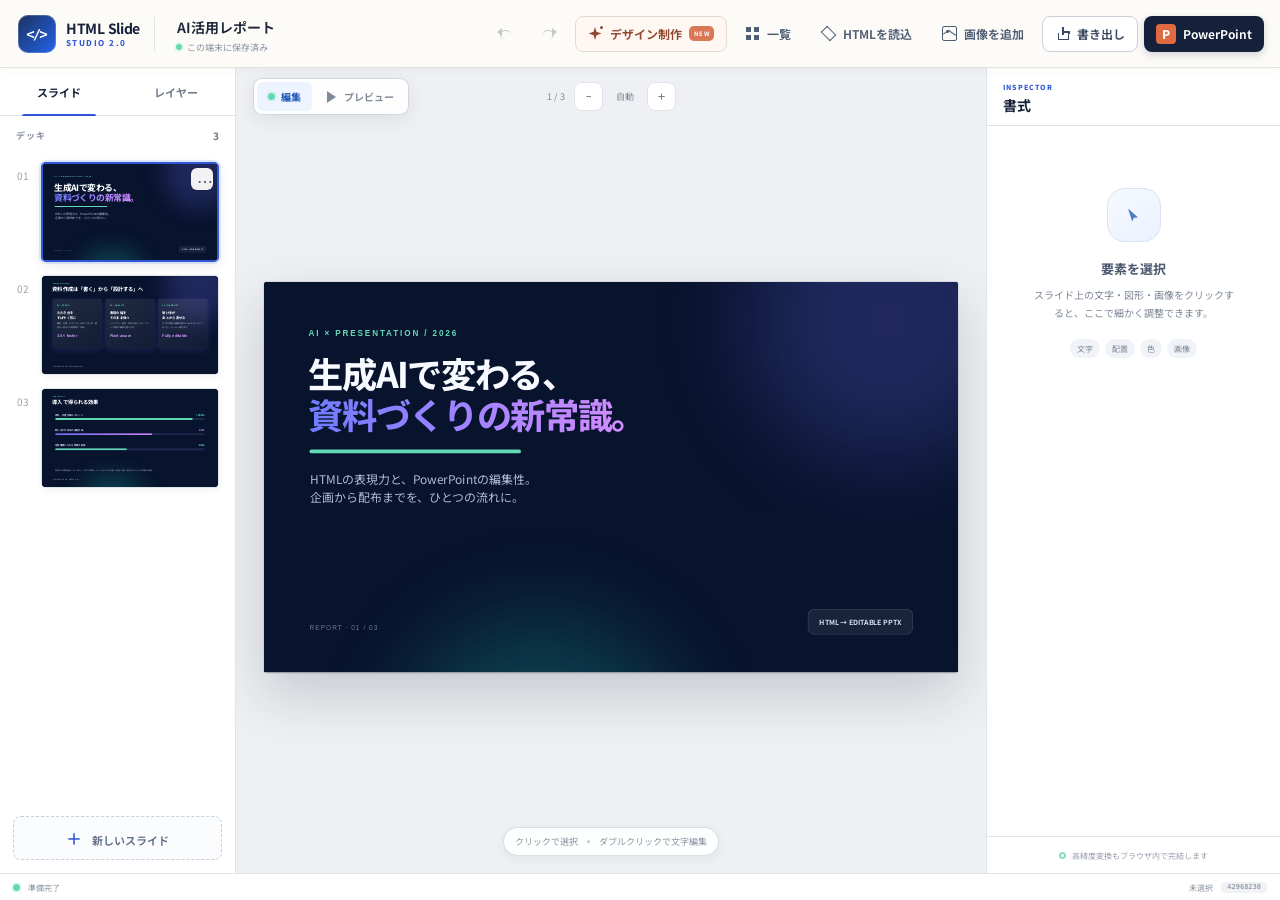
<file: index.html>
<!doctype html>
<html lang="ja">
<head>
  <meta charset="utf-8">
  <meta name="viewport" content="width=device-width, initial-scale=1, viewport-fit=cover">
  <meta name="theme-color" content="#15213a">
  <meta name="description" content="HTML・デザインシステム・フォント・AI画像制作を統合し、編集可能なPowerPointへ変換するブラウザアプリ">
  <title>HTML Slide Studio 2.0</title>
  <link rel="preconnect" href="https://fonts.googleapis.com">
  <link rel="preconnect" href="https://fonts.gstatic.com" crossorigin>
  <link href="https://fonts.googleapis.com/css2?family=Caveat:wght@400;500;600;700&family=Klee+One:wght@400;600&family=Noto+Sans+JP:wght@300;400;500;600;700;800&family=Noto+Serif+JP:wght@400;500;600;700&family=Yusei+Magic&display=swap" rel="stylesheet">
  <link rel="manifest" href="manifest.webmanifest">
  <link rel="icon" href="icon.svg" type="image/svg+xml">
  <link rel="apple-touch-icon" href="icon-192.png">
  <link rel="stylesheet" href="styles.css?v=12">
</head>
<body>
  <div class="app-shell" id="appShell">
    <header class="topbar">
      <div class="brand-group">
        <button class="icon-btn mobile-only" id="mobileNavBtn" aria-label="スライド一覧を開く" title="スライド一覧"><span class="icon icon-panel" aria-hidden="true"></span></button>
        <a class="brand" href="#" id="brandHome" aria-label="HTML Slide Studio ホーム">
          <span class="brand-mark" aria-hidden="true"><span>&lt;/&gt;</span></span>
          <span class="brand-copy"><strong>HTML Slide</strong><small>STUDIO 2.0</small></span>
        </a>
        <span class="separator" aria-hidden="true"></span>
        <label class="project-name-wrap" aria-label="プロジェクト名">
          <input id="projectName" class="project-name" value="AI活用レポート" maxlength="80">
          <span class="save-state" id="saveState"><i></i> この端末に保存済み</span>
        </label>
      </div>

      <nav class="top-actions" aria-label="主要操作">
        <button class="btn btn-quiet compact-hide" id="undoBtn" title="元に戻す (⌘/Ctrl+Z)" disabled><span class="icon icon-undo" aria-hidden="true"></span></button>
        <button class="btn btn-quiet compact-hide" id="redoBtn" title="やり直す (⌘/Ctrl+Shift+Z)" disabled><span class="icon icon-redo" aria-hidden="true"></span></button>
        <button class="btn btn-studio" id="studioToolsBtn"><span class="icon icon-spark" aria-hidden="true"></span><span class="btn-label">デザイン制作</span><b>NEW</b></button>
        <button class="btn btn-quiet" id="overviewBtn"><span class="icon icon-grid" aria-hidden="true"></span><span class="btn-label">一覧</span></button>
        <button class="btn btn-quiet" id="importBtn"><span class="icon icon-code" aria-hidden="true"></span><span class="btn-label">HTMLを読込</span></button>
        <button class="btn btn-quiet compact-hide" id="assetBtn"><span class="icon icon-image" aria-hidden="true"></span><span class="btn-label">画像を追加</span></button>
        <button class="btn btn-outline" id="downloadHtmlBtn"><span class="icon icon-download" aria-hidden="true"></span><span class="btn-label">書き出し</span></button>
        <button class="btn btn-primary" id="exportBtn"><span class="ppt-badge">P</span><span>PowerPoint</span></button>
        <button class="icon-btn mobile-only" id="mobileInspectorBtn" aria-label="書式パネルを開く" title="書式"><span class="icon icon-sliders" aria-hidden="true"></span></button>
      </nav>
    </header>

    <div class="workspace">
      <aside class="slide-panel" id="slidePanel" aria-label="スライド一覧">
        <div class="panel-tabs" role="tablist" aria-label="左パネル">
          <button class="panel-tab is-active" id="slidesTab" role="tab" aria-selected="true">スライド</button>
          <button class="panel-tab" id="layersTab" role="tab" aria-selected="false">レイヤー</button>
        </div>
        <div class="panel-summary"><span>デッキ</span><strong id="slideCount">3</strong></div>
        <div class="slide-list" id="slideList" aria-label="スライドのサムネイル"></div>
        <div class="layer-list" id="layerList" hidden></div>
        <button class="add-slide-btn" id="addSlideBtn"><span>＋</span> 新しいスライド</button>
      </aside>

      <main class="stage" id="stage">
        <div class="stage-toolbar">
          <div class="mode-switch" role="group" aria-label="編集モード">
            <button class="is-active" id="editModeBtn"><span class="status-dot"></span>編集</button>
            <button id="previewModeBtn"><span class="icon icon-play" aria-hidden="true"></span>プレビュー</button>
          </div>
          <div class="selection-tools" id="selectionTools" hidden>
            <span class="element-tag" id="elementTag">TEXT</span>
            <button class="mini-btn" id="duplicateElementBtn" title="要素を複製"><span class="icon icon-copy" aria-hidden="true"></span></button>
            <button class="mini-btn danger" id="deleteElementBtn" title="要素を削除"><span class="icon icon-trash" aria-hidden="true"></span></button>
          </div>
          <div class="stage-meta">
            <span id="slidePosition">1 / 3</span>
            <button class="mini-btn" id="zoomOutBtn" title="縮小">−</button><span id="zoomValue">自動</span><button class="mini-btn" id="zoomInBtn" title="拡大">＋</button>
          </div>
        </div>

        <div class="canvas-area" id="canvasArea">
          <div class="canvas-wrap" id="canvasWrap"><iframe id="slideFrame" class="slide-frame" title="編集中のスライド" sandbox="allow-same-origin"></iframe></div>
          <div class="canvas-hint" id="canvasHint"><span>クリックで選択</span><i></i><span>ダブルクリックで文字編集</span></div>
        </div>

        <div class="overview" id="overview" hidden>
          <div class="overview-head"><div><p>OVERVIEW</p><h1>スライド一覧</h1></div><button class="btn btn-outline" id="closeOverviewBtn">編集に戻る</button></div>
          <div class="overview-grid" id="overviewGrid"></div>
        </div>
      </main>

      <aside class="inspector" id="inspector" aria-label="書式設定">
        <div class="inspector-head"><div><span class="eyebrow">INSPECTOR</span><h2>書式</h2></div><button class="icon-btn mobile-only" id="closeInspectorBtn" aria-label="閉じる">×</button></div>
        <div class="empty-inspector" id="emptyInspector">
          <div class="empty-icon"><span class="icon icon-cursor" aria-hidden="true"></span></div>
          <h3>要素を選択</h3><p>スライド上の文字・図形・画像をクリックすると、ここで細かく調整できます。</p>
          <div class="support-pills"><span>文字</span><span>配置</span><span>色</span><span>画像</span></div>
        </div>
        <form class="property-form" id="propertyForm" hidden>
          <section class="property-section" id="textSection">
            <button type="button" class="section-title" aria-expanded="true"><span>テキスト</span><i></i></button>
            <div class="section-body">
              <textarea id="textValue" rows="3" aria-label="テキスト内容"></textarea>
              <div class="font-family-field"><label><span>フォント</span><select id="elementFontFamily" aria-label="選択要素のフォント"></select></label><button type="button" id="openFontStudioBtn">フォントを追加・管理</button></div>
              <div class="field-grid three">
                <label><span>サイズ</span><div class="unit-input"><input id="fontSize" type="number" min="6" max="300" step="1"><em>px</em></div></label>
                <label><span>太さ</span><select id="fontWeight"><option value="300">Light</option><option value="400">Regular</option><option value="500">Medium</option><option value="600">Semi</option><option value="700">Bold</option><option value="800">Extra</option></select></label>
                <label><span>行間</span><input id="lineHeight" type="number" min="0.6" max="3" step="0.1"></label>
              </div>
              <div class="row-control">
                <label class="color-field"><span>文字色</span><input id="textColor" type="color"><input id="textColorHex" type="text" maxlength="7"></label>
                <div class="segmented" aria-label="文字揃え">
                  <button type="button" data-align="left" title="左揃え"><span class="icon icon-align-left"></span></button><button type="button" data-align="center" title="中央揃え"><span class="icon icon-align-center"></span></button><button type="button" data-align="right" title="右揃え"><span class="icon icon-align-right"></span></button>
                </div>
              </div>
            </div>
          </section>

          <section class="property-section">
            <button type="button" class="section-title" aria-expanded="true"><span>位置とサイズ</span><i></i></button>
            <div class="section-body field-grid four">
              <label><span>X</span><input id="posX" type="number" step="1"></label><label><span>Y</span><input id="posY" type="number" step="1"></label><label><span>幅</span><input id="sizeW" type="number" min="1" step="1"></label><label><span>高さ</span><input id="sizeH" type="number" min="1" step="1"></label>
            </div>
          </section>

          <section class="property-section">
            <button type="button" class="section-title" aria-expanded="true"><span>ボックス</span><i></i></button>
            <div class="section-body">
              <label class="color-field wide"><span>背景</span><input id="fillColor" type="color"><input id="fillColorHex" type="text" maxlength="7"><button type="button" id="clearFillBtn">なし</button></label>
              <div class="field-grid three"><label><span>角丸</span><div class="unit-input"><input id="borderRadius" type="number" min="0" max="300"><em>px</em></div></label><label><span>余白</span><div class="unit-input"><input id="padding" type="number" min="0" max="300"><em>px</em></div></label><label><span>不透明度</span><div class="unit-input"><input id="opacity" type="number" min="0" max="100"><em>%</em></div></label></div>
            </div>
          </section>

          <section class="property-section" id="imageSection" hidden>
            <button type="button" class="section-title" aria-expanded="true"><span>画像</span><i></i></button>
            <div class="section-body"><button type="button" class="replace-image-btn" id="replaceImageBtn"><span class="icon icon-image"></span>画像を差し替える</button><div class="field-grid two"><label><span>フィット</span><select id="objectFit"><option value="cover">トリミング</option><option value="contain">全体を表示</option><option value="fill">引き伸ばす</option></select></label><label><span>代替テキスト</span><input id="altText" type="text"></label></div></div>
          </section>
        </form>
        <footer class="inspector-footer"><span class="privacy-dot"></span>高精度変換もブラウザ内で完結します</footer>
      </aside>
    </div>

    <footer class="statusbar"><div><span class="status-dot"></span><span id="statusText">準備完了</span></div><div><span id="activeElementStatus">未選択</span><span class="hash" id="projectHash">LOCAL</span></div></footer>
  </div>

  <div class="scrim" id="scrim" hidden></div>
  <dialog class="modal import-modal" id="importModal">
    <form method="dialog" class="modal-card" id="importForm">
      <div class="modal-head"><div><span class="eyebrow">IMPORT</span><h2>HTMLを読み込む</h2><p>ファイルを選ぶか、HTMLコードを貼り付けてください。</p></div><button class="modal-close" value="cancel" aria-label="閉じる">×</button></div>
      <div class="drop-zone" id="dropZone" tabindex="0" role="button" aria-label="HTMLファイルを選択"><div class="drop-icon"><span class="icon icon-code"></span></div><strong>HTMLファイルをドロップ</strong><span>またはタップして選択（.html / .htm）</span><button type="button" class="btn btn-outline" id="chooseHtmlBtn">ファイルを選ぶ</button></div>
      <div class="or-divider"><span>またはコードを貼り付け</span></div>
      <label class="code-label"><span>HTML</span><span>section / .slide / [data-slide] をスライドとして認識</span></label>
      <textarea class="code-input" id="htmlInput" spellcheck="false" placeholder="&lt;section class=&quot;slide&quot;&gt;...&lt;/section&gt;"></textarea>
      <div class="modal-actions"><button class="btn btn-quiet" value="cancel">キャンセル</button><button class="btn btn-primary" type="button" id="applyHtmlBtn">読み込んで編集</button></div>
    </form>
  </dialog>

  <dialog class="modal export-modal" id="exportModal">
    <div class="modal-card compact-card"><div class="export-visual"><div class="file-stack"><span>&lt;/&gt;</span><i>→</i><b>P</b></div></div><div class="export-copy"><span class="eyebrow">EXPORT</span><span class="engine-badge" id="exportEngineBadge"><i></i>HIGH-FIDELITY OSS</span><h2 id="exportTitle">PowerPointを作成中</h2><p id="exportMessage">文字・図形・画像を編集可能な要素へ変換しています。</p><div class="progress-track"><i id="exportProgress"></i></div><div class="export-stats" id="exportStats"><span>スライド <b id="exportSlideNum">0</b></span><span>変換要素 <b id="exportElementNum">0</b></span><span>注意 <b id="exportWarningNum">0</b></span></div><p class="export-warning" id="exportWarning" hidden></p><a class="btn btn-primary full" id="downloadGeneratedBtn" href="#" download hidden>PowerPointをダウンロード</a><button class="btn btn-outline full secondary-close" id="closeExportBtn" type="button" hidden>閉じる</button></div></div>
  </dialog>

  <dialog class="modal studio-modal" id="studioModal">
    <div class="studio-card">
      <header class="studio-modal-head">
        <div><span class="eyebrow">DESIGN ENGINE</span><h2>デザイン制作スタジオ</h2><p>Style × Font × Layout × Image Prompt を組み合わせます。</p></div>
        <button class="modal-close" id="closeStudioModalBtn" type="button" aria-label="閉じる">×</button>
      </header>
      <div class="studio-modal-body">
        <nav class="studio-nav" aria-label="制作ツール">
          <button class="is-active" data-studio-tab="styles"><span class="nav-glyph">◫</span><span>スタイル</span><small>Style Library</small></button>
          <button data-studio-tab="fonts"><span class="nav-glyph">Aa</span><span>フォント</span><small>Typography</small></button>
          <button data-studio-tab="image"><span class="nav-glyph">✦</span><span>AI画像</span><small>Image Lab</small></button>
          <button data-studio-tab="quality"><span class="nav-glyph">✓</span><span>品質確認</span><small>Preflight</small></button>
        </nav>

        <section class="studio-view is-active" data-studio-view="styles">
          <div class="view-toolbar">
            <div><h3>Style Library</h3><p>監査済みv6を端末内に統合し、見本・YAML・配色・画像指示を制作へつなげます。</p></div>
            <div class="toolbar-actions"><button class="subtle-action" id="importStylePackBtn" type="button">v6 / Style Packを読込</button><button class="primary-action" id="saveMyStyleBtn" type="button">My Styleに保存</button></div>
          </div>
          <div class="pack-status" id="packStatus" data-state="empty">
            <div class="pack-status-icon">160</div>
            <div><strong id="packStatusTitle">NotebookLM v6をローカル統合</strong><p id="packStatusText">v6 ZIPを読み込むと、画像160枚とYAMLをこの端末だけに保存します。外部送信はしません。</p></div>
            <button class="subtle-action" id="removeStylePackBtn" type="button" hidden>端末から削除</button>
          </div>
          <div class="style-controls">
            <label class="search-box"><span>⌕</span><input id="styleSearch" type="search" placeholder="スタイルを検索"></label>
            <div class="filter-row" id="styleFilters" aria-label="スタイル分類"></div>
          </div>
          <div class="style-library-meta"><span id="styleCountLabel">12 styles</span><span>外部Style Pack対応</span></div>
          <div class="style-grid" id="styleGrid"></div>
          <div class="style-detail" id="styleDetail">
            <img class="style-detail-preview" id="activeStylePreview" alt="" hidden>
            <div><span class="detail-label">選択中</span><strong id="activeStyleName">Midnight Gradient</strong><p id="activeStyleDescription">深いネイビーに光を重ねたプレゼンテーションスタイル</p></div>
            <div class="palette-dots" id="activePalette"></div>
            <button class="subtle-action" id="copyStyleYamlBtn" type="button" hidden>YAMLをコピー</button>
            <button class="primary-action" id="applyStyleBtn" type="button">デッキ全体に適用</button>
          </div>
        </section>

        <section class="studio-view" data-studio-view="fonts">
          <div class="view-toolbar">
            <div><h3>Font Studio</h3><p>デザインとフォントを分離し、用途ごとに自由に組み合わせます。</p></div>
            <button class="primary-action" id="uploadFontBtn" type="button">フォントファイルを追加</button>
          </div>
          <div class="font-preview"><span>PREVIEW</span><h4 id="fontPreviewHeading">伝わる資料を、美しく。</h4><p id="fontPreviewBody">読みやすさと雰囲気を両立し、PowerPointでも編集できる文字として保持します。</p><em id="fontPreviewLatin">Ideas become visible — 2026</em></div>
          <div class="font-settings">
            <label><span>見出し</span><select id="headingFontSelect"></select><small id="headingFontState">Web表示対応</small></label>
            <label><span>本文</span><select id="bodyFontSelect"></select><small id="bodyFontState">Web表示対応</small></label>
            <label><span>英数字</span><select id="latinFontSelect"></select><small id="latinFontState">Web表示対応</small></label>
          </div>
          <div class="font-presets" id="fontPresets"></div>
          <div class="font-note"><strong>PowerPoint互換性</strong><p>受け取るPCに同じフォントがない場合は置換されます。高精度出力では可能な範囲でWebフォントを埋め込み、互換出力ではフォント名を保持します。</p></div>
          <div class="view-footer"><button class="primary-action" id="applyFontsBtn" type="button">デッキ全体に適用</button></div>
        </section>

        <section class="studio-view" data-studio-view="image">
          <div class="view-toolbar">
            <div><h3>AI Image Lab</h3><p>現在のデザインに合う画像生成指示文を作り、生成画像をスライドへ戻します。</p></div>
            <button class="subtle-action" id="addGeneratedImageBtn" type="button">生成画像を追加</button>
          </div>
          <div class="image-lab-grid">
            <div class="image-form">
              <label><span>画像にしたい内容</span><textarea id="imageSubject" rows="4" placeholder="例：高校生がAIの回答を鵜呑みにせず、問い直して思考を深める抽象図解"></textarea></label>
              <div class="field-grid two"><label><span>構図</span><select id="imageComposition"><option value="right-space">右側に主役・左側を文字用に空ける</option><option value="left-space">左側に主役・右側を文字用に空ける</option><option value="center">中央構図</option><option value="wide-background">全面背景</option><option value="transparent-object">透過素材</option></select></label><label><span>比率</span><select id="imageRatio"><option value="16:9">16:9 スライド</option><option value="4:3">4:3 図解</option><option value="1:1">1:1 素材</option><option value="3:4">3:4 縦長</option></select></label></div>
              <label class="toggle-row"><input id="allowPeople" type="checkbox"><span><strong>人物を使用する</strong><small>初期設定では人物を使いません</small></span></label>
              <button class="primary-action full-action" id="buildImagePromptBtn" type="button">現在のスタイルで指示文を作成</button>
            </div>
            <div class="prompt-output">
              <div class="prompt-output-head"><span>生成用プロンプト</span><button id="copyImagePromptBtn" type="button">コピー</button></div>
              <textarea id="imagePromptOutput" spellcheck="false" placeholder="左側の入力から生成します"></textarea>
              <div class="handoff-actions"><a class="subtle-action" href="https://chatgpt.com/" target="_blank" rel="noopener">ChatGPT画像生成を開く</a><span>コピーした指示文を貼り付けてください</span></div>
            </div>
          </div>
          <div class="image-style-strip" id="imageStyleStrip"></div>
        </section>

        <section class="studio-view" data-studio-view="quality">
          <div class="view-toolbar">
            <div><h3>Design Preflight</h3><p>書き出す前に、読みやすさ・フォント・変換互換性をまとめて確認します。</p></div>
            <button class="primary-action" id="runQualityBtn" type="button">全ページを検査</button>
          </div>
          <div class="quality-summary" id="qualitySummary"><div class="quality-score"><strong>—</strong><span>/ 100</span></div><div><h4>まだ検査していません</h4><p>全ページを検査すると、直すべき箇所をページ別に表示します。</p></div></div>
          <div class="quality-results" id="qualityResults"></div>
          <div class="quality-criteria"><span>文字の重なり</span><span>はみ出し</span><span>極小文字</span><span>外部画像</span><span>フォント</span><span>PowerPoint互換性</span></div>
        </section>
      </div>
    </div>
  </dialog>

  <dialog class="modal output-modal" id="outputModal">
    <div class="modal-card">
      <div class="modal-head"><div><span class="eyebrow">EXPORT</span><h2>書き出し形式を選択</h2><p>編集用と完成表示用を、用途に合わせて使い分けられます。</p></div><button class="modal-close" id="closeOutputModalBtn" type="button" aria-label="閉じる">×</button></div>
      <div class="output-grid">
        <button id="exportHtmlChoice" type="button"><b>&lt;/&gt;</b><strong>HTML</strong><span>編集可能なスライド一式</span></button>
        <button id="exportPngChoice" type="button"><b>PNG</b><strong>現在のスライド</strong><span>固定表示の画像</span></button>
        <button id="exportPdfChoice" type="button"><b>PDF</b><strong>印刷・PDF保存</strong><span>全ページを固定表示</span></button>
        <button id="exportPptxChoice" type="button"><b class="ppt-choice">P</b><strong>PowerPoint</strong><span>文字・図形を編集可能</span></button>
      </div>
    </div>
  </dialog>

  <input type="file" id="htmlFileInput" accept=".html,.htm,text/html" hidden>
  <input type="file" id="imageFileInput" accept="image/*" hidden>
  <input type="file" id="fontFileInput" accept=".ttf,.otf,.woff,.woff2,font/ttf,font/otf,font/woff,font/woff2" hidden>
  <input type="file" id="stylePackFileInput" accept=".zip,.json,.yaml,.yml,application/zip,application/json,text/yaml,text/x-yaml" hidden>
  <div class="toast-region" id="toastRegion" aria-live="polite" aria-atomic="true"></div>
  <script src="vendor/pptxgen.bundle.js"></script>
  <script src="vendor/fflate.js"></script>
  <script src="app.js?v=12"></script>
</body>
</html>
</file>
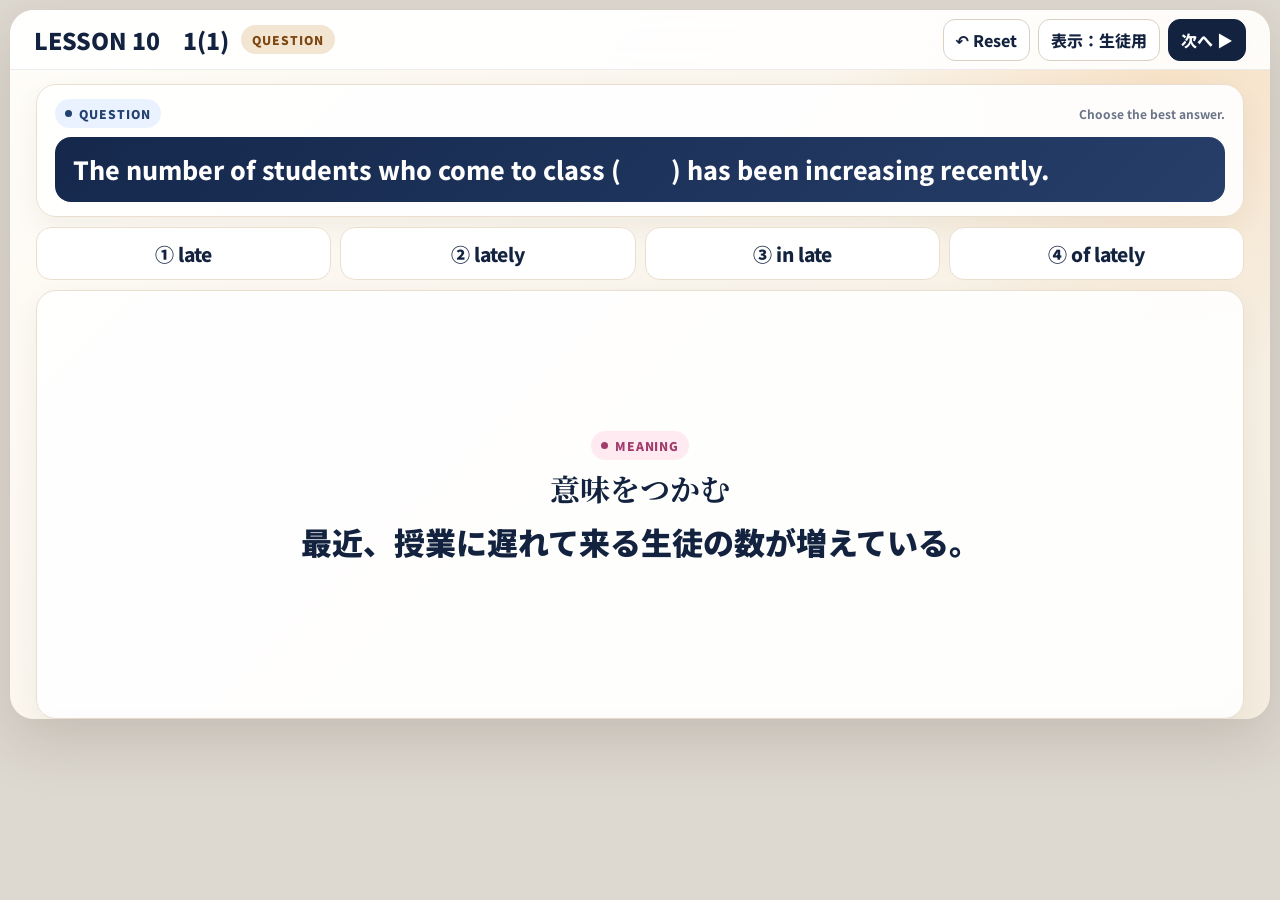
<file: prototypes/lesson10-interactive/index.html>
<!doctype html>
<html lang="ja">
<head>
<meta charset="utf-8">
<meta name="viewport" content="width=device-width, initial-scale=1, viewport-fit=cover">
<meta name="theme-color" content="#13233f">
<link rel="manifest" href="manifest.webmanifest">
<title>LESSON 10 Interactive Prototype</title>
<style>
@import url('https://fonts.googleapis.com/css2?family=Noto+Sans+JP:wght@400;500;700;800;900&family=Noto+Serif+JP:wght@700;900&display=swap');
:root{
  --navy:#13233f;--navy2:#23416f;--ink:#202839;--muted:#697487;--paper:#fffdf8;
  --line:#eadfce;--orange:#f3a34a;--orangeDeep:#a8520b;--green:#33772a;--purple:#5143a8;
  --pink:#a13d6c;--blue:#116d87;--shadow:0 22px 58px rgba(55,40,22,.15)
}
*{box-sizing:border-box}
html,body{margin:0;min-height:100%;font-family:"Noto Sans JP",system-ui,sans-serif;color:var(--ink);background:#ddd8d0}
body{display:grid;place-items:center;padding:10px}
button,select{font:inherit}
.app{
  width:min(1280px,calc(100vw - 20px),calc((100vh - 20px)*16/9));
  height:min(720px,calc(100vh - 20px),calc((100vw - 20px)*9/16));
  min-height:480px;position:relative;overflow:hidden;border-radius:24px;box-shadow:var(--shadow);
  background:radial-gradient(circle at 92% 6%,rgba(243,163,74,.22),transparent 25%),linear-gradient(135deg,#fffdf8,#f4ecdf)
}
.topbar{height:60px;display:flex;align-items:center;justify-content:space-between;padding:0 24px;background:rgba(255,255,255,.88);border-bottom:1px solid rgba(19,35,63,.08);backdrop-filter:blur(10px)}
.brand{display:flex;align-items:center;gap:12px}.qid{font-size:23px;font-weight:900;color:var(--navy)}
.phase{padding:6px 11px;border-radius:999px;font-size:12px;font-weight:900;letter-spacing:.08em;background:#f2e6d3;color:#7d450f}
.actions{display:flex;gap:8px;align-items:center}.btn{border:1px solid #dad0c1;background:#fff;color:var(--navy);border-radius:12px;padding:8px 12px;font-weight:800;cursor:pointer}.btn.primary{background:var(--navy);color:#fff;border-color:var(--navy)}
main{height:calc(100% - 60px);padding:14px 26px 18px;overflow:hidden}
.prompt{display:grid;gap:10px}.question-card,.stage-card{background:rgba(255,255,255,.92);border:1px solid var(--line);border-radius:20px;box-shadow:0 10px 28px rgba(65,47,24,.06)}
.label{display:inline-flex;align-items:center;gap:7px;border-radius:999px;padding:6px 10px;font-size:12px;font-weight:900;letter-spacing:.08em}.label::before{content:"";width:7px;height:7px;border-radius:50%;background:currentColor}
.label.question{color:var(--navy2);background:#eaf1ff}.label.answer{color:var(--green);background:#eaf8e4}.label.why{color:var(--purple);background:#ece8ff}.label.meaning{color:var(--pink);background:#ffeaf1}.label.output{color:var(--blue);background:#e5f6fb}.label.check{color:#50681f;background:#eef4df}
.question-card{padding:14px 18px}.question-head{display:flex;align-items:center;justify-content:space-between;margin-bottom:9px}.instruction{font-size:12px;color:var(--muted);font-weight:700}.question-text{margin:0;padding:15px 18px;border-radius:16px;background:linear-gradient(135deg,#15284c,#263e69);color:#fff;font-size:25px;line-height:1.4;font-weight:800}
.options{display:grid;grid-template-columns:repeat(4,1fr);gap:9px}.opt{padding:12px 10px;background:#fff;border:1px solid var(--line);border-radius:15px;text-align:center;font-size:19px;font-weight:850;color:var(--navy)}.opt.correct{background:linear-gradient(135deg,#eefbe7,#fff);border-color:#9bc88c}.opt.correct::after{content:" ✓";color:#2e7d32}
.stage{margin-top:10px;height:calc(100% - 188px);min-height:0}.stage-card{display:none;height:100%;padding:16px 20px;overflow:auto}.stage-card.visible{display:block}.stage-card h2{font-family:"Noto Serif JP",serif;color:var(--navy);font-size:27px;line-height:1.2;margin:10px 0 12px}.stage-card p{font-size:18px;line-height:1.48;margin:8px 0}.stage-card small{font-size:14px;color:var(--muted);font-weight:700}
.answer-box{display:flex;align-items:center;gap:18px;padding:18px 20px;border-radius:17px;background:linear-gradient(90deg,#edf9e7,#fff);border:1px solid #c8e1b8}.answer-box strong{font-size:31px;color:#2f6d18}.answer-box span{font-size:17px;color:#5c684c;font-weight:700}
.why-grid{display:grid;grid-template-columns:1.15fr .85fr;gap:10px}.teacher .why-grid{grid-template-columns:1fr 1fr 1fr}.why-box{padding:13px 15px;border-radius:16px;background:#fff;border:1px solid #eee5d8}.why-box h3{margin:0 0 8px;color:var(--navy);font-size:15px;letter-spacing:.04em}.why-box p,.why-box li{font-size:16px;line-height:1.45}.why-box ul{margin:0;padding-left:1.1em}.teacher-only{display:none}.teacher .teacher-only{display:block}.hlAnswer{background:linear-gradient(transparent 58%,#ffe19b 58%)}.hlRecent{background:linear-gradient(transparent 58%,#cfeef9 58%)}
.center-card{display:flex;align-items:center;justify-content:center;text-align:center}.center-card .inner{max-width:940px}.center-card h2{font-size:30px}.center-card .big{font-size:31px;line-height:1.55;font-weight:900;color:var(--navy);margin:12px 0}.output-pill{display:inline-block;padding:7px 12px;border-radius:999px;background:#e5f6fb;color:var(--blue);font-size:12px;font-weight:900;letter-spacing:.1em}
.english-box{padding:18px 20px;border-radius:17px;background:#fffaf0;border:1px solid #f0dfbd}.english{font-size:27px;line-height:1.48;font-weight:850;color:var(--navy)}.voice-row{display:flex;gap:9px;align-items:center;flex-wrap:wrap;margin-top:12px}.voice-row label{display:flex;align-items:center;gap:7px;font-size:13px;color:var(--muted);font-weight:800}.voice-row select{border:1px solid #d8d0c2;border-radius:10px;padding:8px 10px;background:#fff;color:var(--navy);font-weight:800}
.prompt.hidden{display:none}.stage.full{height:100%;margin-top:0}
@media (max-width:900px){
  html,body{background:#f4ecdf}body{display:block;padding:0}
  .app{width:100%;height:auto;min-height:100vh;border-radius:0;box-shadow:none;overflow:visible}
  .topbar{position:sticky;top:0;z-index:20;height:auto;min-height:58px;padding:8px 12px;gap:8px;flex-wrap:wrap}.qid{font-size:18px}.phase{font-size:10px}.actions{gap:6px}.btn{padding:7px 9px;font-size:13px}
  main{height:auto;padding:12px 12px 24px;overflow:visible}.question-card{padding:12px}.instruction{display:none}.question-text{font-size:20px;padding:14px}.options{grid-template-columns:1fr 1fr}.opt{font-size:17px;padding:11px 8px}
  .stage,.stage.full{height:auto;min-height:0;margin-top:10px}.stage-card{height:auto;min-height:260px;overflow:visible}.stage-card h2{font-size:23px}.stage-card p{font-size:17px}.answer-box{align-items:flex-start;flex-direction:column;gap:7px}.answer-box strong{font-size:27px}.why-grid,.teacher .why-grid{grid-template-columns:1fr}.center-card{min-height:340px}.center-card .big{font-size:25px}.english{font-size:22px}
}
</style>
</head>
<body>
<div class="app" id="app" aria-live="polite">
  <header class="topbar">
    <div class="brand"><div class="qid">LESSON 10　1(1)</div><div class="phase" id="phase">QUESTION</div></div>
    <div class="actions">
      <button class="btn" id="resetBtn" type="button">↶ Reset</button>
      <button class="btn" id="modeBtn" type="button">表示：<span id="modeText">生徒用</span></button>
      <button class="btn primary" id="nextBtn" type="button">次へ ▶</button>
    </div>
  </header>

  <main id="main">
    <section class="prompt" id="prompt">
      <article class="question-card">
        <div class="question-head"><span class="label question">QUESTION</span><span class="instruction">Choose the best answer.</span></div>
        <p class="question-text">The number of students who come to class (　　) has been increasing recently.</p>
      </article>
      <div class="options">
        <div class="opt" data-choice="1">① late</div><div class="opt" data-choice="2">② lately</div><div class="opt" data-choice="3">③ in late</div><div class="opt" data-choice="4">④ of lately</div>
      </div>
    </section>

    <section class="stage" id="stage">
      <article class="stage-card" data-step="1">
        <span class="label answer">ANSWER</span>
        <h2>正解</h2>
        <div class="answer-box"><strong>① late</strong><span>まず「なぜ①なのか」を自分の言葉で説明する。</span></div>
      </article>

      <article class="stage-card" data-step="2">
        <span class="label why">WHY?</span>
        <h2>根拠</h2>
        <div class="why-grid">
          <div class="why-box">
            <h3>判別ポイント</h3>
            <p><b>late</b> = 「遅れて」／ <b>lately</b> = 「最近」</p>
            <p>come to class <span class="hlAnswer"><b>late</b></span> で「授業に遅れて来る」。</p>
            <p><span class="hlRecent">recently</span> がすでに「最近」を表す。</p>
          </div>
          <div class="why-box" id="studentWhy">
            <h3>ここを言えればOK</h3>
            <p>「recently があるので、空所には “最近” ではなく “遅れて” が入る」</p>
          </div>
          <div class="why-box teacher-only">
            <h3>誤答分析</h3>
            <ul><li>② lately：最近</li><li>③ in late：この形では不可</li><li>④ of lately：不可</li></ul>
          </div>
        </div>
      </article>

      <article class="stage-card center-card" data-step="3">
        <div class="inner"><span class="label meaning">MEANING</span><h2>意味をつかむ</h2><p class="big">最近、授業に遅れて来る生徒の数が増えている。</p></div>
      </article>

      <article class="stage-card center-card" data-step="4">
        <div class="inner"><span class="label output">OUTPUT</span><h2>英語で言ってみる</h2><span class="output-pill">ENGLISH, PLEASE</span><p class="big">最近、授業に遅れて来る生徒の数が増えている。</p><small>英文を見ずに、顔を上げて再生する。</small></div>
      </article>

      <article class="stage-card" data-step="5">
        <span class="label check">CHECK ENGLISH</span><h2>英文を確認</h2>
        <div class="english-box"><div class="english" data-speak="The number of students who come to class late has been increasing recently.">The number of students who come to class <span class="hlAnswer">late</span> has been increasing <span class="hlRecent">recently</span>.</div></div>
        <div class="voice-row"><button class="btn primary" id="speakBtn" type="button">🔊 English</button><button class="btn" id="stopBtn" type="button">■ Stop</button><label>Speed<select id="rateSelect"><option value="0.8">0.8×</option><option value="1" selected>1.0×</option><option value="1.2">1.2×</option></select></label></div>
      </article>
    </section>
  </main>
</div>
<script>
(() => {
  'use strict';
  const MAX_STEP=5, phases=['QUESTION','ANSWER','WHY?','MEANING','OUTPUT','CHECK'];
  let step=0, teacherMode=false;
  const app=document.getElementById('app'), main=document.getElementById('main'), prompt=document.getElementById('prompt'), stage=document.getElementById('stage');
  const phase=document.getElementById('phase'), modeText=document.getElementById('modeText'), nextBtn=document.getElementById('nextBtn');
  const resetBtn=document.getElementById('resetBtn'), modeBtn=document.getElementById('modeBtn');

  function render(){
    app.classList.toggle('teacher',teacherMode);
    phase.textContent=phases[step]; modeText.textContent=teacherMode?'教師用':'生徒用'; nextBtn.textContent=step===MAX_STEP?'最初へ ↶':'次へ ▶';
    prompt.classList.toggle('hidden',step>=3); stage.classList.toggle('full',step>=3);
    document.querySelectorAll('.stage-card').forEach(card=>card.classList.toggle('visible',Number(card.dataset.step)===step));
    document.querySelectorAll('.opt').forEach(opt=>opt.classList.toggle('correct',step>=1&&opt.dataset.choice==='1'));
  }
  function cancelVoice(){if('speechSynthesis' in window)window.speechSynthesis.cancel()}
  function next(){cancelVoice();step=step>=MAX_STEP?0:step+1;render()}
  function reset(){cancelVoice();step=0;render()}
  nextBtn.addEventListener('click',e=>{e.stopPropagation();next()}); resetBtn.addEventListener('click',e=>{e.stopPropagation();reset()});
  modeBtn.addEventListener('click',e=>{e.stopPropagation();teacherMode=!teacherMode;render()});
  main.addEventListener('click',e=>{if(e.target.closest('button,select,label'))return;next()});
  document.addEventListener('keydown',e=>{if(e.code==='Space'){e.preventDefault();next()}if(e.code==='Escape'){e.preventDefault();reset()}});

  const speakBtn=document.getElementById('speakBtn'),stopBtn=document.getElementById('stopBtn'),rateSelect=document.getElementById('rateSelect');
  speakBtn.addEventListener('click',e=>{e.stopPropagation();if(!('speechSynthesis' in window)){alert('このブラウザは音声読み上げに対応していません。');return}const text=document.querySelector('[data-speak]')?.dataset.speak||'';cancelVoice();const u=new SpeechSynthesisUtterance(text);u.lang='en-US';u.rate=Number(rateSelect.value)||1;const voices=speechSynthesis.getVoices();const v=voices.find(x=>/^en-US/i.test(x.lang))||voices.find(x=>/^en/i.test(x.lang));if(v)u.voice=v;speechSynthesis.speak(u)});
  stopBtn.addEventListener('click',e=>{e.stopPropagation();cancelVoice()});
  render();
  if('serviceWorker' in navigator)window.addEventListener('load',()=>navigator.serviceWorker.register('./sw.js').catch(()=>{}));
})();
</script>
</body>
</html>
</file>
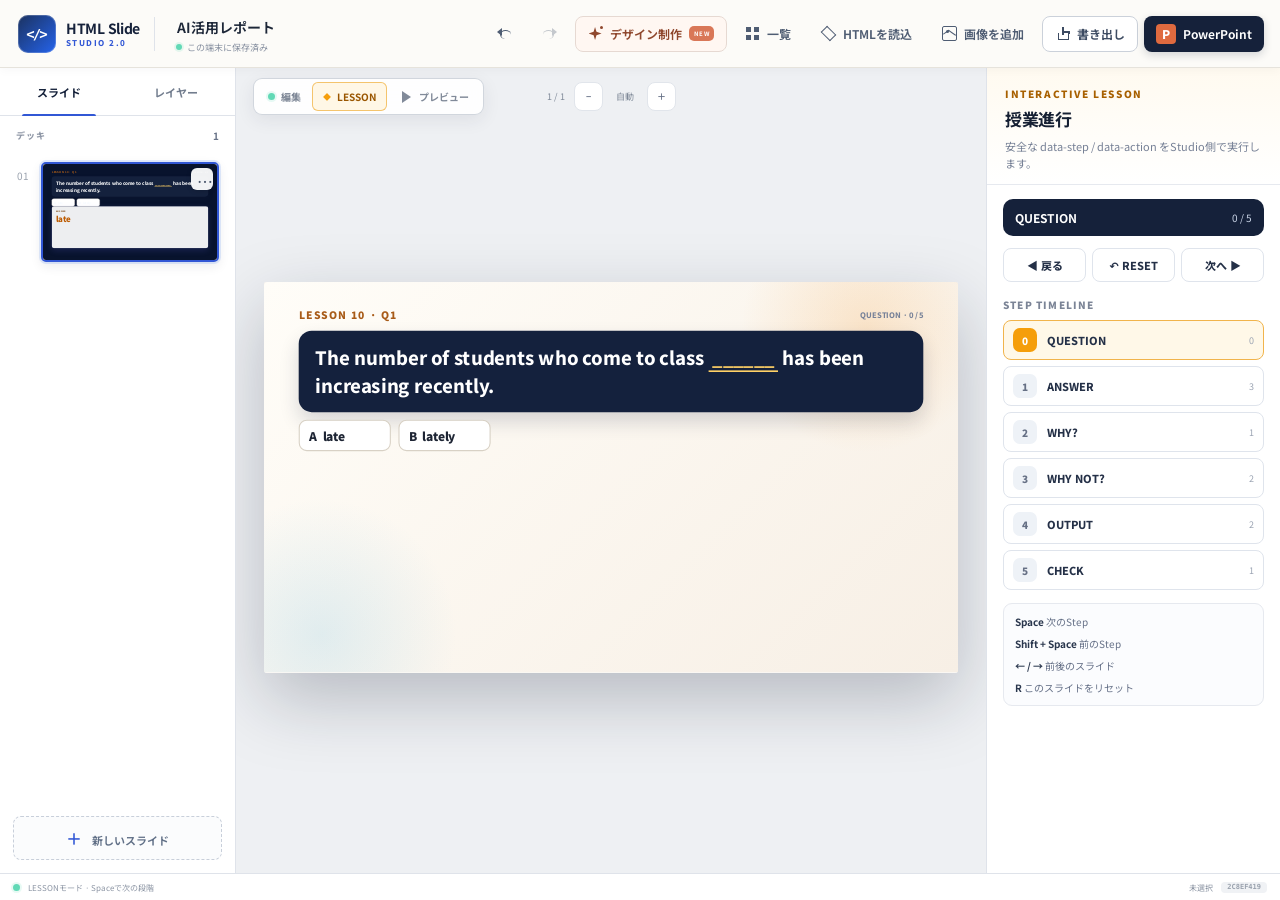
<file: interactive-studio-fixed.html>
<!doctype html>
<html lang="ja">
<head>
<meta charset="utf-8">
<meta name="viewport" content="width=device-width,initial-scale=1,viewport-fit=cover">
<meta name="theme-color" content="#15213a">
<title>HTML Slide Studio｜Interactive Lesson Fixed</title>
<style>
html,body{margin:0;width:100%;height:100%;overflow:hidden;background:#eef1f6}
#prototype{display:block;width:100vw;height:100dvh;border:0;background:#eef1f6}
</style>
</head>
<body>
<iframe id="prototype" src="./interactive-studio.html" title="HTML Slide Studio Interactive Fixed"></iframe>
<script>
(()=>{
  'use strict';
  const prototype=document.getElementById('prototype');
  let lastSlideDoc=null;

  function patch(){
    let prototypeDoc,studioDoc,slideDoc;
    try{
      prototypeDoc=prototype.contentDocument;
      const studioHost=prototypeDoc?.getElementById('studioHost');
      studioDoc=studioHost?.contentDocument;
      const slideFrame=studioDoc?.getElementById('slideFrame');
      slideDoc=slideFrame?.contentDocument;
    }catch{return;}
    if(!slideDoc?.head)return;
    if(lastSlideDoc!==slideDoc)lastSlideDoc=slideDoc;
    if(slideDoc.getElementById('q1ContrastFix'))return;

    const style=slideDoc.createElement('style');
    style.id='q1ContrastFix';
    style.textContent=`
      html body .slide[data-question-id="L10-Q01"]{
        background:
          radial-gradient(circle at 1110px 85px,rgba(246,165,71,.22),transparent 230px),
          radial-gradient(circle at 105px 650px,rgba(142,202,230,.25),transparent 250px),
          linear-gradient(135deg,#fffdf8,#f7efe5)!important;
        color:#1d2433!important;
      }
      html body .slide[data-question-id="L10-Q01"] .content .card{
        background:rgba(255,255,255,.96)!important;
        color:#1d2433!important;
      }
      html body .slide[data-question-id="L10-Q01"] .content .card[data-step]:not(.studio-runtime-hidden){
        display:block!important;
      }
      html body .slide[data-question-id="L10-Q01"] .output.card[data-step]:not(.studio-runtime-hidden){
        display:grid!important;
      }
      html body .slide[data-question-id="L10-Q01"] .check.card[data-step]:not(.studio-runtime-hidden){
        display:flex!important;
      }
      html body .slide[data-question-id="L10-Q01"] .question{
        background:#14213d!important;color:#fff!important;
      }
      html body .slide[data-question-id="L10-Q01"] .mini{
        background:#f7f3ec!important;color:#1d2433!important;
      }
      html body .slide[data-question-id="L10-Q01"] .jp,
      html body .slide[data-question-id="L10-Q01"] .english,
      html body .slide[data-question-id="L10-Q01"] .evidence{
        color:#14213d!important;
      }
    `;
    slideDoc.head.appendChild(style);
  }

  prototype.addEventListener('load',()=>{
    patch();
    setInterval(patch,120);
  });
})();
</script>
</body>
</html>
</file>
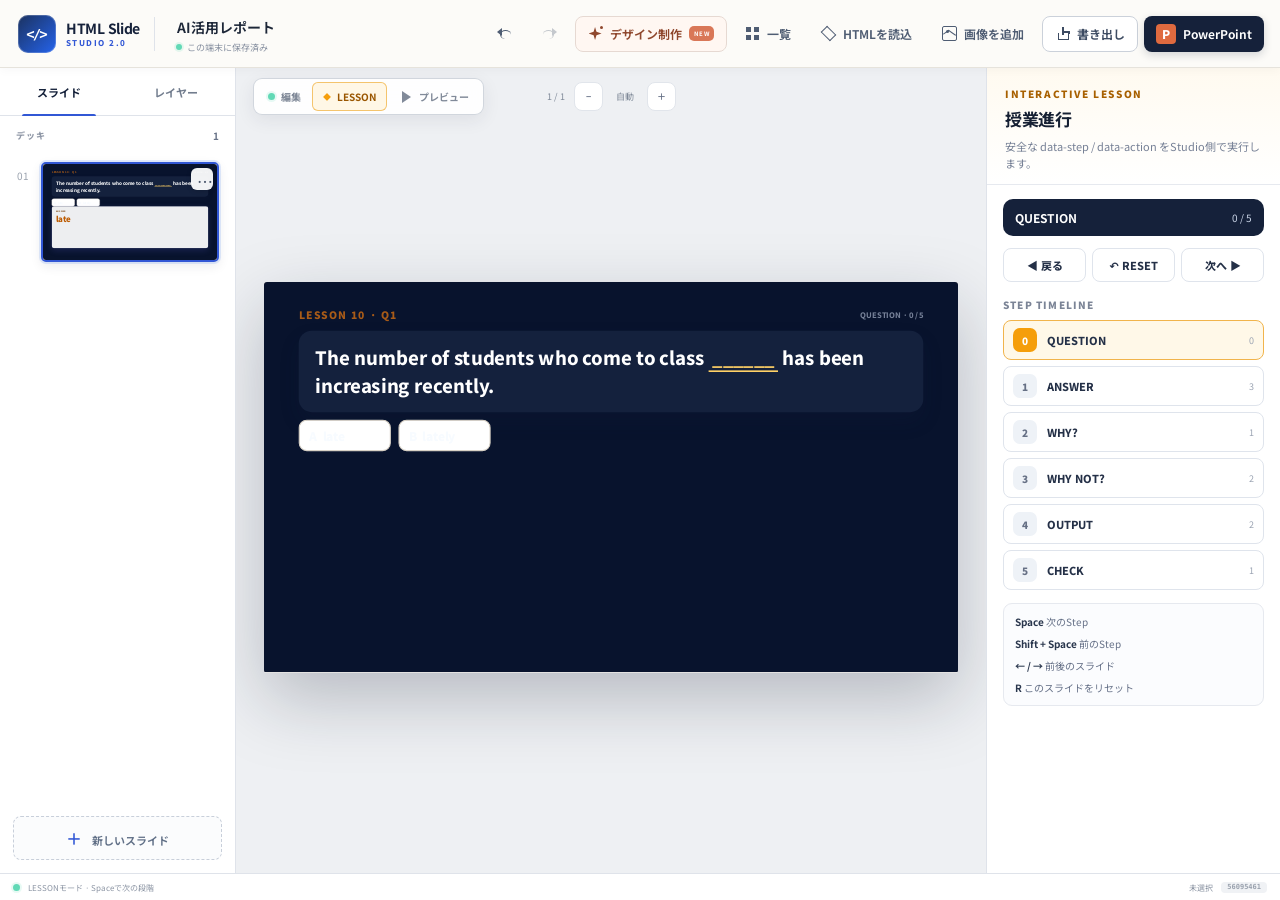
<file: interactive-studio.html>
<!doctype html>
<html lang="ja">
<head>
  <meta charset="utf-8">
  <meta name="viewport" content="width=device-width,initial-scale=1,viewport-fit=cover">
  <meta name="theme-color" content="#15213a">
  <title>HTML Slide Studio｜Interactive Lesson Prototype</title>
  <link rel="stylesheet" href="interactive-studio.css">
</head>
<body>
  <div class="interactive-shell">
    <iframe id="studioHost" src="about:blank" title="HTML Slide Studio Interactive" allow="clipboard-read; clipboard-write"></iframe>
    <div class="boot-card" id="bootCard" role="status" aria-live="polite">
      <strong>HTML Slide Studio</strong>
      <span>Interactive Lesson を準備しています…</span>
    </div>
  </div>

  <template id="demoLesson">
<style>
:root{--navy:#14213d;--ink:#1d2433;--orange:#f6a547;--line:#e8dfd0;--red:#b44343}
*{box-sizing:border-box}html,body{margin:0;width:1280px;height:720px;overflow:hidden;background:#ede6dc;color:var(--ink);font-family:"Noto Sans JP",system-ui,sans-serif}
.slide{position:relative;width:1280px;height:720px;overflow:hidden;padding:46px 64px 40px;background:radial-gradient(circle at 1110px 85px,rgba(246,165,71,.22),transparent 230px),radial-gradient(circle at 105px 650px,rgba(142,202,230,.25),transparent 250px),linear-gradient(135deg,#fffdf8,#f7efe5)}
.top{display:flex;align-items:center;justify-content:space-between}.qno{font-size:19px;font-weight:900;letter-spacing:.12em;color:#a85b18}.progress{font-size:14px;font-weight:800;color:#768198}
.question-block{margin-top:17px}.question{background:var(--navy);color:white;border-radius:24px;padding:25px 30px;font-size:34px;line-height:1.42;font-weight:800;box-shadow:0 18px 36px rgba(20,33,61,.16)}
.answer-slot{display:inline-block;min-width:128px;text-align:center;color:#ffd166;border-bottom:3px solid #ffd166}.choices{display:flex;gap:14px;margin-top:14px}.choice{min-width:170px;padding:11px 17px;border:2px solid #d8d1c5;border-radius:15px;background:#fff;font-size:22px;font-weight:900}.choice.correct{border-color:#e79736;background:#fff4df;color:#a65500}
.content{position:absolute;left:64px;right:64px;top:310px;height:310px}body:not(.studio-preview) .content .card[data-step]{display:none}body:not(.studio-preview) .content .card[data-step="1"]{display:block}.card{position:absolute;inset:0;border:1px solid var(--line);border-radius:22px;background:rgba(255,255,255,.93);padding:23px 27px;box-shadow:0 14px 34px rgba(82,58,26,.08)}.label{font-size:15px;font-weight:900;letter-spacing:.16em;color:#8d6034}.answer-word{font-size:58px;font-weight:950;color:#bd5b00;margin-top:8px}.why-grid{display:grid;grid-template-columns:1fr 1fr;gap:18px;margin-top:14px}.mini{padding:16px 18px;border-radius:16px;background:#f7f3ec}.mini strong{display:block;font-size:25px;color:var(--navy);margin-bottom:6px}.mini p{margin:0;font-size:19px;line-height:1.5}.evidence{margin-top:14px;font-size:22px;font-weight:800}.wrong{border-left:7px solid var(--red)}.wrong .label{color:var(--red)}.output{text-align:center;display:grid;place-items:center}.output .jp{font-size:34px;line-height:1.5;font-weight:900;color:var(--navy);max-width:900px}.output small{font-size:18px;color:#7a8497;font-weight:800}.check{display:flex;flex-direction:column;justify-content:center}.english{font-size:32px;line-height:1.5;font-weight:900;color:var(--navy)}.english b{color:#bd5b00}.speak{align-self:flex-start;margin-top:18px;border:0;border-radius:999px;background:var(--navy);color:white;padding:12px 20px;font-size:18px;font-weight:900}.controller{display:none!important}
</style>
<section class="slide" data-slide data-title="LESSON 10 Q1" data-question-id="L10-Q01" data-step0-label="QUESTION">
  <div class="top"><div class="qno">LESSON 10 · Q1</div><div class="progress" data-lesson-progress>QUESTION · 0 / 5</div></div>
  <div class="question-block" id="q1QuestionBlock">
    <div class="question">The number of students who come to class <span class="answer-slot" id="q1AnswerSlot">______</span> has been increasing <span id="q1Recently">recently</span>.</div>
    <div class="choices"><div class="choice" id="q1LateChoice">A&nbsp;&nbsp;late</div><div class="choice">B&nbsp;&nbsp;lately</div></div>
  </div>
  <span class="controller" data-step="1" data-step-label="ANSWER" data-action="replace" data-target="#q1AnswerSlot" data-value="late"></span>
  <span class="controller" data-step="1" data-action="highlight" data-target="#q1LateChoice"></span>
  <span class="controller" data-step="3" data-step-label="WHY NOT?" data-action="highlight" data-target="#q1Recently"></span>
  <span class="controller" data-step="4" data-step-label="OUTPUT" data-action="hide" data-target="#q1QuestionBlock"></span>
  <div class="content" data-step-scope="exclusive">
    <article class="card" data-step="1" data-step-label="ANSWER" data-action="reveal"><div class="label">ANSWER</div><div class="answer-word">late</div></article>
    <article class="card" data-step="2" data-step-label="WHY?" data-action="reveal"><div class="label">WHY?</div><div class="why-grid"><div class="mini"><strong>late</strong><p>「遅れて」— come to class を説明する副詞。</p></div><div class="mini"><strong>lately</strong><p>「最近」— 時を表す副詞。</p></div></div><div class="evidence">ここでは <b>come to class late</b> ＝「授業に遅れて来る」</div></article>
    <article class="card wrong" data-step="3" data-action="reveal"><div class="label">WHY NOT?</div><div class="why-grid"><div class="mini"><strong>lately ×</strong><p>lately は「最近」。ここで必要なのは「遅れて来る」の意味。</p></div><div class="mini"><strong>recently</strong><p>文末にすでに「最近」を表す語がある。</p></div></div><div class="evidence">lately と recently の意味を混同しない。</div></article>
    <article class="card output" data-step="4" data-action="reveal"><div><div class="label">OUTPUT</div><div class="jp">授業に遅れて来る生徒の数が、最近増えている。</div><small>英語を見ずに言ってみよう。</small></div></article>
    <article class="card check" data-step="5" data-step-label="CHECK" data-action="reveal"><div class="label">CHECK</div><div class="english">The number of students who come to class <b>late</b> has been increasing recently.</div><button class="speak" type="button" data-action="speak" data-speak="The number of students who come to class late has been increasing recently." data-speak-lang="en-US" data-speak-rate="0.9">🔊 英文を再生</button></article>
  </div>
</section>
  </template>

  <script src="interactive-studio-runtime.js"></script>
  <script>
  (()=>{
    const host=document.getElementById('studioHost');
    const tpl=document.getElementById('demoLesson');
    let loaded=false;
    function autoLoadDemo(){
      if(loaded)return;
      const d=host.contentDocument;
      const input=d?.getElementById('htmlInput');
      const apply=d?.getElementById('applyHtmlBtn');
      const lesson=d?.getElementById('lessonModeBtn');
      if(!input||!apply||!lesson){setTimeout(autoLoadDemo,100);return;}
      loaded=true;
      input.value=tpl.innerHTML.trim();
      apply.click();
      setTimeout(()=>d.getElementById('lessonModeBtn')?.click(),350);
    }
    host.addEventListener('load',()=>setTimeout(autoLoadDemo,120));
    host.src='./index.html';
  })();
  </script>
</body>
</html>
</file>
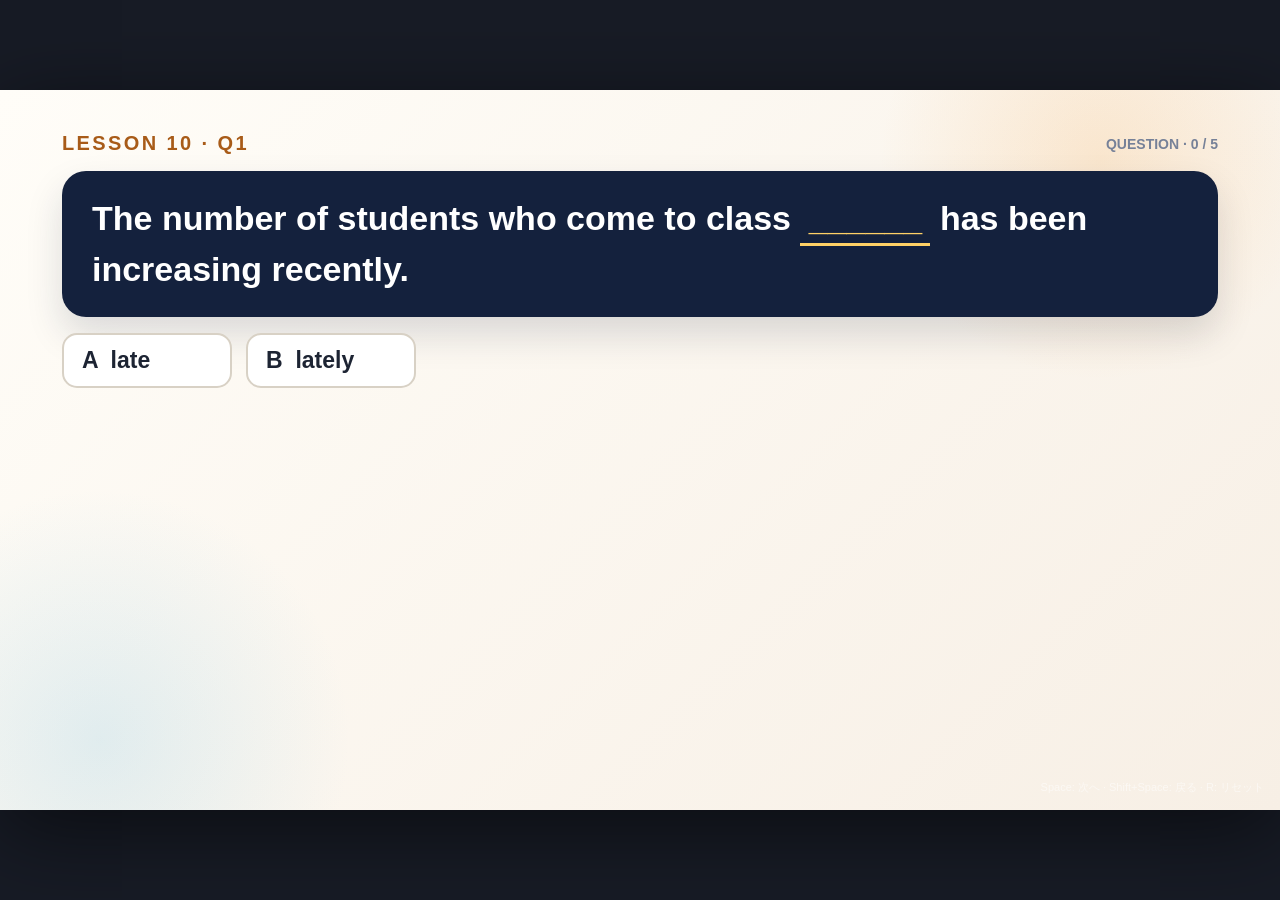
<file: prototypes/lesson10-q1-interactive.html>
<!doctype html>
<html lang="ja">
<head>
<meta charset="utf-8">
<meta name="viewport" content="width=device-width,initial-scale=1,viewport-fit=cover">
<title>LESSON 10 Q1 Interactive Prototype</title>
<style>
:root{--navy:#14213d;--ink:#1d2433;--muted:#657186;--paper:#fffdf8;--orange:#f6a547;--sky:#8ecae6;--pink:#ffd6e7;--green:#cdeac0;--line:#e8dfd0;--red:#b44343}
*{box-sizing:border-box}html,body{margin:0;width:100%;height:100%;background:#171b25;font-family:-apple-system,BlinkMacSystemFont,"Noto Sans JP","Segoe UI",sans-serif;color:var(--ink);overflow:hidden}
body{display:grid;place-items:center}.stage{position:relative;width:min(100vw,calc(100vh * 16 / 9));height:min(100vh,calc(100vw * 9 / 16));overflow:hidden;background:linear-gradient(135deg,#fffdf8,#f7efe5);box-shadow:0 20px 80px #0008}.slide{position:absolute;inset:0;padding:42px 62px 38px;background:radial-gradient(circle at 1100px 70px,#f6a54730,transparent 220px),radial-gradient(circle at 100px 650px,#8ecae640,transparent 250px)}
.top{display:flex;align-items:center;justify-content:space-between}.qno{font-size:20px;font-weight:900;letter-spacing:.12em;color:#a85b18}.progress{font-size:14px;font-weight:800;color:#768198}.question{margin-top:16px;background:var(--navy);color:white;border-radius:24px;padding:24px 30px;font-size:34px;line-height:1.4;font-weight:800;box-shadow:0 18px 36px #14213d25}.blank{display:inline-block;min-width:130px;text-align:center;color:#ffd166;border-bottom:3px solid #ffd166}.choices{display:flex;gap:14px;margin-top:16px}.choice{min-width:170px;padding:12px 18px;border:2px solid #d8d1c5;border-radius:15px;background:#fff;font-size:23px;font-weight:900}.choice.correct{border-color:#e79736;background:#fff4df;color:#a65500}.content{position:relative;margin-top:18px;height:282px}.card{position:absolute;inset:0;border:1px solid var(--line);border-radius:22px;background:#ffffffdf;padding:22px 26px;box-shadow:0 14px 34px #523a1a12;opacity:0;transform:translateY(10px);pointer-events:none;transition:.22s ease}.card.active{opacity:1;transform:none;pointer-events:auto}.label{font-size:15px;font-weight:900;letter-spacing:.16em;color:#8d6034}.answer-word{font-size:58px;font-weight:950;color:#bd5b00;margin-top:8px}.why-grid{display:grid;grid-template-columns:1fr 1fr;gap:18px;margin-top:14px}.mini{padding:16px 18px;border-radius:16px;background:#f7f3ec}.mini strong{display:block;font-size:25px;color:var(--navy);margin-bottom:6px}.mini p{margin:0;font-size:19px;line-height:1.5}.evidence{margin-top:14px;font-size:22px;font-weight:800}.mark{background:#ffe29a;padding:1px 6px;border-radius:7px}.wrong{border-left:7px solid var(--red)}.wrong .label{color:var(--red)}.output{text-align:center;display:grid;place-items:center}.output .jp{font-size:34px;line-height:1.5;font-weight:900;color:var(--navy);max-width:900px}.output small{font-size:18px;color:#7a8497;font-weight:800}.check{display:flex;flex-direction:column;justify-content:center}.check .english{font-size:32px;line-height:1.5;font-weight:900;color:var(--navy)}.check .english b{color:#bd5b00}.speak{align-self:flex-start;margin-top:18px;border:0;border-radius:999px;background:var(--navy);color:white;padding:12px 20px;font-size:18px;font-weight:900;cursor:pointer}.speak:active{transform:scale(.97)}
.hud{position:absolute;left:50%;bottom:14px;transform:translateX(-50%);display:flex;align-items:center;gap:9px;padding:7px 12px;border-radius:999px;background:#111827dd;color:white;opacity:0;transition:.2s;z-index:5}.stage:hover .hud,.hud:focus-within{opacity:1}.hud button{border:0;background:#ffffff18;color:white;border-radius:10px;padding:7px 10px;font-weight:800;cursor:pointer}.dots{display:flex;gap:5px}.dot{width:7px;height:7px;border-radius:50%;background:#ffffff45}.dot.on{background:#ffd166}.help{position:absolute;right:16px;bottom:15px;color:#ffffff88;font-size:11px;z-index:4}.flash{animation:flash .5s ease}@keyframes flash{50%{box-shadow:0 0 0 7px #ffd16680 inset}}
@media(max-aspect-ratio:1/1){.help{display:none}.slide{padding:32px 42px}.question{font-size:29px}.content{height:300px}.hud{bottom:8px}}
</style>
</head>
<body>
<main class="stage" id="stage" aria-label="LESSON 10 Q1 interactive lesson">
<section class="slide" data-slide data-question-id="L10-Q01" data-max-step="5">
  <div class="top"><div class="qno">LESSON 10 · Q1</div><div class="progress" id="progress">QUESTION · 0 / 5</div></div>
  <div class="question" data-step="0">The number of students who come to class <span class="blank" id="answerSlot">______</span> has been increasing <span id="recently">recently</span>.</div>
  <div class="choices" data-step="0"><div class="choice" id="choiceLate">A&nbsp;&nbsp;late</div><div class="choice">B&nbsp;&nbsp;lately</div></div>
  <div class="content">
    <article class="card" data-step="1" data-action="reveal"><div class="label">ANSWER</div><div class="answer-word">late</div></article>
    <article class="card" data-step="2" data-action="reveal"><div class="label">WHY?</div><div class="why-grid"><div class="mini"><strong>late</strong><p>「遅れて」— come to class を説明する副詞。</p></div><div class="mini"><strong>lately</strong><p>「最近」— 時を表す副詞。</p></div></div><div class="evidence">ここでは <span class="mark">come to class late</span> ＝「授業に遅れて来る」</div></article>
    <article class="card wrong" data-step="3" data-action="reveal"><div class="label">WHY NOT?</div><div class="why-grid"><div class="mini"><strong>lately ×</strong><p>lately は「最近」。ここで必要なのは「遅れて来る」の意味。</p></div><div class="mini"><strong>recently</strong><p>文末にすでに「最近」を表す語がある。</p></div></div><div class="evidence">lately と <span class="mark">recently</span> の意味を混同しない。</div></article>
    <article class="card output" data-step="4" data-action="reveal"><div><div class="label">OUTPUT</div><div class="jp">授業に遅れて来る生徒の数が、最近増えている。</div><small>英語を見ずに言ってみよう。</small></div></article>
    <article class="card check" data-step="5" data-action="reveal"><div class="label">CHECK</div><div class="english">The number of students who come to class <b>late</b> has been increasing recently.</div><button class="speak" type="button" data-action="speak" data-speak="The number of students who come to class late has been increasing recently.">🔊 英文を再生</button></article>
  </div>
</section>
<nav class="hud" aria-label="教師操作"><button type="button" id="prev">◀</button><div class="dots" id="dots"></div><button type="button" id="next">▶</button><button type="button" id="reset">↶ RESET</button><button type="button" id="all">👁 ALL</button></nav>
<div class="help">Space: 次へ · Shift+Space: 戻る · R: リセット</div>
</main>
<script>
(()=>{'use strict';const root=document.querySelector('[data-question-id]'),stage=document.getElementById('stage'),cards=[...root.querySelectorAll('.card[data-step]')],max=Number(root.dataset.maxStep||0),slot=document.getElementById('answerSlot'),choice=document.getElementById('choiceLate'),recently=document.getElementById('recently'),progress=document.getElementById('progress'),dots=document.getElementById('dots');let step=0,showAll=false;const names=['QUESTION','ANSWER','WHY?','WHY NOT?','OUTPUT','CHECK'];for(let i=0;i<=max;i++){const d=document.createElement('i');d.className='dot';dots.appendChild(d)}function render(){cards.forEach(c=>c.classList.toggle('active',showAll||Number(c.dataset.step)===step));slot.textContent=(showAll||step>=1)?'late':'______';choice.classList.toggle('correct',showAll||step>=1);recently.classList.toggle('mark',showAll||step===3);progress.textContent=(showAll?'TEACHER · ALL':names[step])+' · '+step+' / '+max;[...dots.children].forEach((d,i)=>d.classList.toggle('on',showAll||i<=step));stage.classList.remove('flash');void stage.offsetWidth;stage.classList.add('flash')}function go(n){showAll=false;step=Math.max(0,Math.min(max,n));render()}function speak(btn){if(!('speechSynthesis'in window))return;window.speechSynthesis.cancel();const u=new SpeechSynthesisUtterance(btn.dataset.speak||'');u.lang='en-US';u.rate=.9;window.speechSynthesis.speak(u)}document.getElementById('next').onclick=e=>{e.stopPropagation();go(step+1)};document.getElementById('prev').onclick=e=>{e.stopPropagation();go(step-1)};document.getElementById('reset').onclick=e=>{e.stopPropagation();go(0)};document.getElementById('all').onclick=e=>{e.stopPropagation();showAll=!showAll;render()};root.querySelectorAll('[data-action="speak"]').forEach(b=>b.onclick=e=>{e.stopPropagation();speak(b)});stage.addEventListener('click',e=>{if(e.target.closest('button,.hud'))return;go(step+1)});window.addEventListener('keydown',e=>{if(e.code==='Space'){e.preventDefault();go(step+(e.shiftKey?-1:1))}else if(e.key==='r'||e.key==='R'){go(0)}else if(e.key==='a'||e.key==='A'){showAll=!showAll;render()}});render()})();
</script>
</body>
</html>
</file>
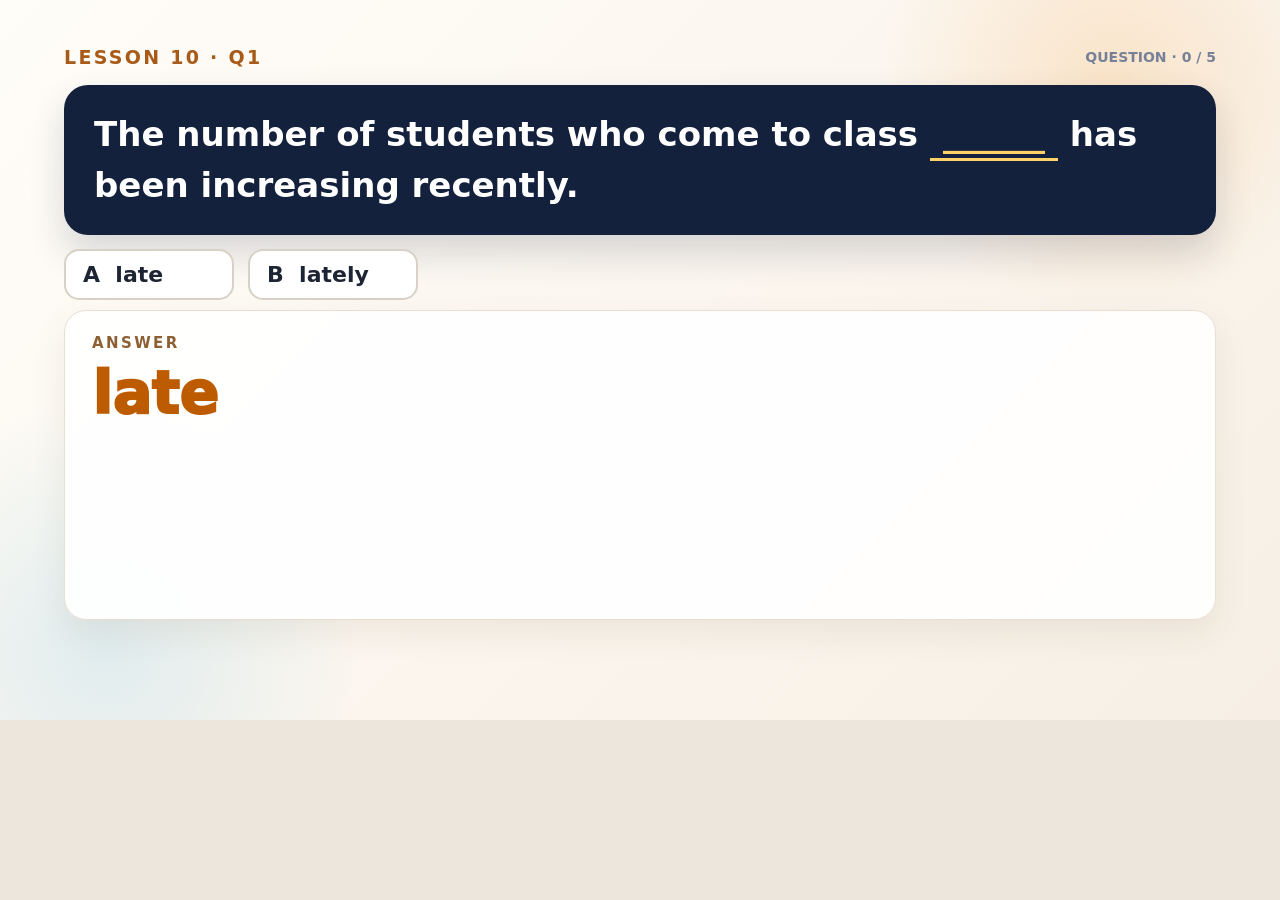
<file: prototypes/lesson10-q1-studio.html>
<!doctype html>
<html lang="ja">
<head>
<meta charset="utf-8">
<meta name="viewport" content="width=1280">
<title>LESSON 10 Q1｜Studio Interactive</title>
<style>
:root{--navy:#14213d;--ink:#1d2433;--muted:#657186;--paper:#fffdf8;--orange:#f6a547;--line:#e8dfd0;--red:#b44343}
*{box-sizing:border-box}html,body{margin:0;width:1280px;height:720px;overflow:hidden;background:#ede6dc;color:var(--ink);font-family:"Noto Sans JP",system-ui,sans-serif}
.slide{position:relative;width:1280px;height:720px;overflow:hidden;padding:46px 64px 40px;background:radial-gradient(circle at 1110px 85px,rgba(246,165,71,.22),transparent 230px),radial-gradient(circle at 105px 650px,rgba(142,202,230,.25),transparent 250px),linear-gradient(135deg,#fffdf8,#f7efe5)}
.top{display:flex;align-items:center;justify-content:space-between}.qno{font-size:19px;font-weight:900;letter-spacing:.12em;color:#a85b18}.progress{font-size:14px;font-weight:800;color:#768198}
.question-block{margin-top:17px}.question{background:var(--navy);color:white;border-radius:24px;padding:25px 30px;font-size:34px;line-height:1.42;font-weight:800;box-shadow:0 18px 36px rgba(20,33,61,.16)}
.answer-slot{display:inline-block;min-width:128px;text-align:center;color:#ffd166;border-bottom:3px solid #ffd166}.choices{display:flex;gap:14px;margin-top:14px}.choice{min-width:170px;padding:11px 17px;border:2px solid #d8d1c5;border-radius:15px;background:#fff;font-size:22px;font-weight:900}.choice.correct{border-color:#e79736;background:#fff4df;color:#a65500}
.content{position:absolute;left:64px;right:64px;top:310px;height:310px}body:not(.studio-preview) .content .card[data-step]{display:none}body:not(.studio-preview) .content .card[data-step="1"]{display:block}.card{position:absolute;inset:0;border:1px solid var(--line);border-radius:22px;background:rgba(255,255,255,.93);padding:23px 27px;box-shadow:0 14px 34px rgba(82,58,26,.08)}.label{font-size:15px;font-weight:900;letter-spacing:.16em;color:#8d6034}.answer-word{font-size:58px;font-weight:950;color:#bd5b00;margin-top:8px}.why-grid{display:grid;grid-template-columns:1fr 1fr;gap:18px;margin-top:14px}.mini{padding:16px 18px;border-radius:16px;background:#f7f3ec}.mini strong{display:block;font-size:25px;color:var(--navy);margin-bottom:6px}.mini p{margin:0;font-size:19px;line-height:1.5}.evidence{margin-top:14px;font-size:22px;font-weight:800}.wrong{border-left:7px solid var(--red)}.wrong .label{color:var(--red)}.output{text-align:center;display:grid;place-items:center}.output .jp{font-size:34px;line-height:1.5;font-weight:900;color:var(--navy);max-width:900px}.output small{font-size:18px;color:#7a8497;font-weight:800}.check{display:flex;flex-direction:column;justify-content:center}.english{font-size:32px;line-height:1.5;font-weight:900;color:var(--navy)}.english b{color:#bd5b00}.speak{align-self:flex-start;margin-top:18px;border:0;border-radius:999px;background:var(--navy);color:white;padding:12px 20px;font-size:18px;font-weight:900}.controller{display:none!important}
</style>
</head>
<body>
<section class="slide" data-slide data-question-id="L10-Q01" data-step0-label="QUESTION">
  <div class="top"><div class="qno">LESSON 10 · Q1</div><div class="progress" data-lesson-progress>QUESTION · 0 / 5</div></div>
  <div class="question-block" id="q1QuestionBlock">
    <div class="question">The number of students who come to class <span class="answer-slot" id="q1AnswerSlot">______</span> has been increasing <span id="q1Recently">recently</span>.</div>
    <div class="choices"><div class="choice" id="q1LateChoice">A&nbsp;&nbsp;late</div><div class="choice">B&nbsp;&nbsp;lately</div></div>
  </div>

  <span class="controller" data-step="1" data-step-label="ANSWER" data-action="replace" data-target="#q1AnswerSlot" data-value="late"></span>
  <span class="controller" data-step="1" data-action="highlight" data-target="#q1LateChoice"></span>
  <span class="controller" data-step="3" data-step-label="WHY NOT?" data-action="highlight" data-target="#q1Recently"></span>
  <span class="controller" data-step="4" data-step-label="OUTPUT" data-action="hide" data-target="#q1QuestionBlock"></span>

  <div class="content" data-step-scope="exclusive">
    <article class="card" data-step="1" data-step-label="ANSWER" data-action="reveal"><div class="label">ANSWER</div><div class="answer-word">late</div></article>
    <article class="card" data-step="2" data-step-label="WHY?" data-action="reveal"><div class="label">WHY?</div><div class="why-grid"><div class="mini"><strong>late</strong><p>「遅れて」— come to class を説明する副詞。</p></div><div class="mini"><strong>lately</strong><p>「最近」— 時を表す副詞。</p></div></div><div class="evidence">ここでは <b>come to class late</b> ＝「授業に遅れて来る」</div></article>
    <article class="card wrong" data-step="3" data-action="reveal"><div class="label">WHY NOT?</div><div class="why-grid"><div class="mini"><strong>lately ×</strong><p>lately は「最近」。ここで必要なのは「遅れて来る」の意味。</p></div><div class="mini"><strong>recently</strong><p>文末にすでに「最近」を表す語がある。</p></div></div><div class="evidence">lately と recently の意味を混同しない。</div></article>
    <article class="card output" data-step="4" data-action="reveal"><div><div class="label">OUTPUT</div><div class="jp">授業に遅れて来る生徒の数が、最近増えている。</div><small>英語を見ずに言ってみよう。</small></div></article>
    <article class="card check" data-step="5" data-step-label="CHECK" data-action="reveal"><div class="label">CHECK</div><div class="english">The number of students who come to class <b>late</b> has been increasing recently.</div><button class="speak" type="button" data-action="speak" data-speak="The number of students who come to class late has been increasing recently." data-speak-lang="en-US" data-speak-rate="0.9">🔊 英文を再生</button></article>
  </div>
</section>
</body>
</html>
</file>
<file: styles.css>
:root {
  color-scheme: light;
  --navy: #15213a;
  --navy-2: #20345c;
  --blue: #3157d5;
  --blue-soft: #eaf2ff;
  --mint: #62d9b6;
  --orange: #df6a3f;
  --coral: #d97757;
  --paper: #faf9f5;
  --graphite: #171714;
  --ink: #1d2738;
  --muted: #6d7789;
  --line: #dfe3ea;
  --line-dark: #cbd1da;
  --panel: #ffffff;
  --surface: #f4f5f7;
  --shadow: 0 14px 38px rgba(27, 39, 66, .12);
  --topbar-h: 68px;
  --status-h: 27px;
  --left-w: 236px;
  --right-w: 294px;
  font-family: Inter, "Noto Sans JP", "Yu Gothic UI", "Hiragino Kaku Gothic ProN", system-ui, sans-serif;
}

* { box-sizing: border-box; }
html, body { width: 100%; height: 100%; margin: 0; overflow: hidden; background: var(--surface); color: var(--ink); }
button, input, textarea, select { font: inherit; color: inherit; }
button, a { -webkit-tap-highlight-color: transparent; }
button { border: 0; }
[hidden] { display: none !important; }

.app-shell { width: 100vw; height: 100vh; height: 100dvh; min-width: 320px; display: grid; grid-template-rows: var(--topbar-h) minmax(0, 1fr) var(--status-h); background: var(--surface); }
.topbar { position: relative; z-index: 30; display: flex; align-items: center; justify-content: space-between; gap: 20px; padding: 0 16px 0 18px; background: rgba(252,251,248,.98); border-bottom: 1px solid #e6e3dc; box-shadow: 0 2px 10px rgba(25,35,55,.035); }
.brand-group, .top-actions, .brand, .project-name-wrap { display: flex; align-items: center; min-width: 0; }
.brand-group { gap: 14px; }
.brand { gap: 10px; color: var(--navy); text-decoration: none; flex: 0 0 auto; }
.brand-mark { width: 38px; height: 38px; display: grid; place-items: center; color: #fff; border-radius: 10px; background: linear-gradient(135deg, #1b3260, #2563eb); box-shadow: inset 0 0 0 1px rgba(255,255,255,.2); }
.brand-mark span { font-family: ui-monospace, SFMono-Regular, Menlo, monospace; font-weight: 800; font-size: 14px; letter-spacing: -2px; transform: translateX(-1px); }
.brand-copy { display: grid; line-height: 1; }
.brand-copy strong { font-size: 14px; letter-spacing: -.02em; }
.brand-copy small { margin-top: 4px; color: var(--blue); font-size: 8px; font-weight: 800; letter-spacing: .18em; }
.separator { width: 1px; height: 34px; background: var(--line); }
.project-name-wrap { align-items: flex-start; justify-content: center; flex-direction: column; }
.project-name { width: min(260px, 23vw); height: 27px; margin: 0; padding: 0 7px; border: 1px solid transparent; border-radius: 6px; background: transparent; font-size: 14px; font-weight: 650; outline: none; }
.project-name:hover { background: #f5f7fa; }
.project-name:focus { background: white; border-color: #9bbcff; box-shadow: 0 0 0 3px rgba(37,99,235,.12); }
.save-state { display: flex; align-items: center; gap: 5px; padding-left: 7px; color: #8790a0; font-size: 9px; }
.save-state i { width: 6px; height: 6px; border-radius: 50%; background: var(--mint); box-shadow: 0 0 0 2px rgba(98,217,182,.16); }
.top-actions { justify-content: flex-end; gap: 6px; white-space: nowrap; }

.btn, .icon-btn, .mini-btn { display: inline-flex; align-items: center; justify-content: center; gap: 7px; cursor: pointer; border-radius: 8px; font-weight: 650; transition: background .15s, border-color .15s, color .15s, transform .15s; }
.btn { min-height: 36px; padding: 0 12px; font-size: 12px; }
a.btn { text-decoration: none; }
.btn:active, .icon-btn:active, .mini-btn:active { transform: translateY(1px); }
.btn-quiet { background: transparent; color: #4f5d73; }
.btn-quiet:hover { background: #f0f3f7; color: var(--navy); }
.btn-outline { border: 1px solid var(--line-dark); background: white; color: #3d4b62; }
.btn-outline:hover { border-color: #93a0b4; background: #fbfcfd; }
.btn-primary { background: var(--navy); color: white; box-shadow: 0 3px 9px rgba(21,33,58,.18); }
.btn-primary:hover { background: #20345c; }
.btn-studio { position: relative; border: 1px solid #e6d9d2; background: #fff7f2; color: #8f472d; }
.btn-studio:hover { border-color: #dbb39f; background: #fff1e8; color: #6f3520; }
.btn-studio b { padding: 3px 5px; border-radius: 5px; background: var(--coral); color: #fff; font-size: 6px; letter-spacing: .08em; }
.btn:disabled, .mini-btn:disabled { opacity: .32; cursor: not-allowed; }
.icon-btn { width: 36px; height: 36px; background: transparent; color: #59677b; font-size: 22px; }
.icon-btn:hover { background: #f1f3f7; }
.mini-btn { width: 29px; height: 29px; background: #fff; color: #657086; border: 1px solid #e1e5eb; }
.mini-btn:hover { border-color: #aeb8c7; color: var(--navy); }
.mini-btn.danger:hover { border-color: #f1b8b8; background: #fff4f4; color: #c33838; }
.ppt-badge { display: grid; place-items: center; width: 20px; height: 20px; border-radius: 4px; background: var(--orange); color: white; font-weight: 850; }
.mobile-only { display: none; }

.workspace { display: grid; grid-template-columns: var(--left-w) minmax(0, 1fr) var(--right-w); grid-template-rows: minmax(0, 1fr); min-height: 0; overflow: hidden; }
.slide-panel, .inspector { position: relative; z-index: 20; min-width: 0; min-height: 0; background: var(--panel); }
.slide-panel { display: flex; flex-direction: column; border-right: 1px solid var(--line); }
.panel-tabs { display: grid; grid-template-columns: 1fr 1fr; height: 48px; border-bottom: 1px solid var(--line); }
.panel-tab { position: relative; background: white; color: #727d8e; font-size: 11px; font-weight: 700; cursor: pointer; }
.panel-tab:hover { color: var(--ink); }
.panel-tab.is-active { color: var(--navy); }
.panel-tab.is-active::after { content: ""; position: absolute; left: 22px; right: 22px; bottom: -1px; height: 2px; background: var(--blue); border-radius: 2px 2px 0 0; }
.panel-summary { height: 38px; padding: 0 15px 0 16px; display: flex; justify-content: space-between; align-items: center; color: #9098a7; font-size: 9px; font-weight: 800; letter-spacing: .13em; text-transform: uppercase; }
.panel-summary strong { color: #697488; font-size: 10px; }
.slide-list, .layer-list { flex: 1 1 auto; min-height: 0; overflow: auto; padding: 2px 12px 18px; scrollbar-width: thin; scrollbar-color: #c8ced8 transparent; }
.slide-item { display: grid; grid-template-columns: 22px minmax(0, 1fr); gap: 7px; align-items: start; padding: 6px 4px 7px 0; border-radius: 9px; cursor: pointer; }
.slide-item:hover { background: #f8f9fb; }
.slide-number { padding-top: 6px; color: #9aa2ae; font-size: 10px; text-align: center; font-variant-numeric: tabular-nums; }
.thumb-shell { position: relative; overflow: hidden; aspect-ratio: 16/9; border: 1px solid #dfe3ea; border-radius: 5px; background: white; box-shadow: 0 2px 7px rgba(20,30,50,.06); transition: border-color .16s, box-shadow .16s; }
.slide-item.is-active .thumb-shell { border: 2px solid var(--blue); box-shadow: 0 0 0 2px rgba(37,99,235,.13), 0 4px 12px rgba(20,30,50,.09); }
.thumb-shell iframe, .overview-card iframe { width: 1280px; height: 720px; border: 0; transform-origin: 0 0; pointer-events: none; }
.thumb-shell iframe { transform: scale(var(--thumb-scale, .14)); }
.slide-item .slide-menu { position: absolute; right: 4px; top: 4px; display: none; width: 22px; height: 22px; border-radius: 6px; background: rgba(255,255,255,.94); color: #47546a; box-shadow: 0 1px 5px rgba(0,0,0,.15); cursor: pointer; z-index: 2; }
.slide-item:hover .slide-menu, .slide-item.is-active .slide-menu { display: grid; place-items: center; }
.add-slide-btn { height: 44px; margin: 0 13px 13px; flex: 0 0 auto; border: 1px dashed #c8cfda; border-radius: 8px; background: #fbfcfd; color: #617087; font-size: 11px; font-weight: 650; cursor: pointer; }
.add-slide-btn span { margin-right: 7px; color: var(--blue); font-size: 16px; }
.add-slide-btn:hover { border-color: #83a8f7; background: #f2f7ff; color: var(--blue); }
.layer-row { width: 100%; display: grid; grid-template-columns: 20px 1fr 26px; align-items: center; gap: 7px; padding: 8px 8px; margin-bottom: 2px; background: transparent; border-radius: 7px; color: #536075; font-size: 10px; text-align: left; cursor: pointer; }
.layer-row:hover, .layer-row.is-active { background: var(--blue-soft); color: #1e55b9; }
.layer-row .layer-icon { width: 18px; height: 18px; display: grid; place-items: center; border: 1px solid #d9dee6; border-radius: 5px; background: white; font-size: 9px; font-weight: 800; }
.layer-row em { color: #9aa2af; font-style: normal; font-size: 8px; text-align: right; }

.stage { position: relative; min-width: 0; min-height: 0; overflow: hidden; background: #eef0f3; }
.stage-toolbar { position: absolute; z-index: 10; top: 10px; left: 50%; width: calc(100% - 34px); transform: translateX(-50%); display: grid; grid-template-columns: 1fr auto 1fr; align-items: center; pointer-events: none; }
.stage-toolbar > * { pointer-events: auto; }
.mode-switch { justify-self: start; display: flex; padding: 3px; border: 1px solid rgba(205,210,218,.9); border-radius: 9px; background: rgba(255,255,255,.92); box-shadow: 0 5px 18px rgba(32,43,65,.08); backdrop-filter: blur(10px); }
.mode-switch button { height: 29px; display: flex; align-items: center; gap: 6px; padding: 0 11px; border-radius: 6px; background: transparent; color: #818a99; font-size: 10px; font-weight: 700; cursor: pointer; }
.mode-switch button.is-active { background: #edf3ff; color: #245cb9; }
.status-dot { display: inline-block; width: 7px; height: 7px; border-radius: 50%; background: var(--mint); box-shadow: 0 0 0 2px rgba(98,217,182,.15); }
.selection-tools { justify-self: center; display: flex; align-items: center; gap: 4px; padding: 4px; border: 1px solid #dfe3e9; border-radius: 9px; background: rgba(255,255,255,.95); box-shadow: 0 6px 18px rgba(24,35,57,.11); }
.element-tag { min-width: 52px; padding: 0 8px; color: #3270d3; font: 700 9px/28px ui-monospace, SFMono-Regular, Menlo, monospace; text-align: center; }
.stage-meta { justify-self: end; display: flex; align-items: center; gap: 5px; color: #7f8998; font-size: 9px; }
.stage-meta > span:first-child { margin-right: 4px; font-variant-numeric: tabular-nums; }
.stage-meta #zoomValue { width: 34px; text-align: center; }
.canvas-area { position: absolute; inset: 0; display: flex; align-items: center; justify-content: center; padding: 62px 36px 48px; overflow: auto; }
.canvas-wrap { position: relative; flex: 0 0 auto; width: 832px; height: 468px; overflow: hidden; border-radius: 3px; background: white; box-shadow: 0 22px 55px rgba(24,34,55,.19), 0 0 0 1px rgba(117,127,145,.14); }
.slide-frame { display: block; width: 1280px; height: 720px; border: 0; background: #fff; transform: scale(var(--canvas-scale, .65)); transform-origin: 0 0; }
.canvas-hint { position: absolute; bottom: 17px; left: 50%; transform: translateX(-50%); display: flex; align-items: center; gap: 9px; padding: 7px 11px; border: 1px solid rgba(213,218,225,.9); border-radius: 20px; background: rgba(255,255,255,.88); color: #8c95a3; font-size: 9px; box-shadow: 0 3px 12px rgba(29,39,60,.06); backdrop-filter: blur(8px); }
.canvas-hint i { width: 3px; height: 3px; border-radius: 50%; background: #c0c6d0; }
.canvas-area.is-preview .canvas-wrap { box-shadow: 0 26px 70px rgba(18,29,49,.25); }
.canvas-area.is-preview .canvas-hint { display: none; }

.overview { position: absolute; inset: 0; z-index: 12; overflow: auto; padding: 32px 38px; background: #f4f5f7; }
.overview-head { display: flex; align-items: center; justify-content: space-between; margin-bottom: 25px; }
.overview-head p, .eyebrow { margin: 0 0 5px; color: var(--blue); font-size: 9px; font-weight: 850; letter-spacing: .17em; }
.overview-head h1 { margin: 0; color: var(--navy); font-size: 24px; letter-spacing: -.04em; }
.overview-grid { display: grid; grid-template-columns: repeat(auto-fill, minmax(245px, 1fr)); gap: 23px; }
.overview-item { min-width: 0; cursor: pointer; }
.overview-card { position: relative; overflow: hidden; width: 100%; aspect-ratio: 16/9; border: 1px solid #d7dce4; border-radius: 8px; background: white; box-shadow: 0 8px 23px rgba(28,38,59,.08); transition: transform .18s, box-shadow .18s, border-color .18s; }
.overview-item:hover .overview-card { transform: translateY(-3px); border-color: #8dadf1; box-shadow: 0 13px 28px rgba(28,38,59,.13); }
.overview-card iframe { transform: scale(var(--overview-scale, .22)); }
.overview-item p { margin: 8px 2px 0; color: #697488; font-size: 10px; }

.inspector { display: flex; flex-direction: column; border-left: 1px solid var(--line); }
.inspector-head { min-height: 58px; display: flex; align-items: center; justify-content: space-between; padding: 13px 16px 10px; border-bottom: 1px solid var(--line); }
.inspector-head .eyebrow { display: block; margin: 0 0 3px; font-size: 7px; }
.inspector-head h2 { margin: 0; color: var(--navy); font-size: 14px; }
.empty-inspector { flex: 1; display: flex; align-items: center; flex-direction: column; padding: 62px 28px 20px; color: #7d8797; text-align: center; }
.empty-icon { width: 54px; height: 54px; display: grid; place-items: center; margin-bottom: 17px; border: 1px solid #d8e2f4; border-radius: 18px; background: linear-gradient(145deg, #f6f9ff, #eaf2ff); color: #4f7cc8; }
.empty-inspector h3 { margin: 0 0 8px; color: #4c5970; font-size: 13px; }
.empty-inspector p { max-width: 205px; margin: 0; font-size: 10px; line-height: 1.75; }
.support-pills { display: flex; flex-wrap: wrap; justify-content: center; gap: 5px; margin-top: 18px; }
.support-pills span { padding: 4px 7px; border-radius: 12px; background: #f0f3f7; color: #818a99; font-size: 8px; }
.property-form { flex: 1; min-height: 0; overflow: auto; scrollbar-width: thin; scrollbar-color: #cbd1da transparent; }
.property-section { border-bottom: 1px solid var(--line); }
.section-title { width: 100%; height: 39px; display: flex; align-items: center; justify-content: space-between; padding: 0 16px; background: #fbfcfd; color: #5b6678; font-size: 9px; font-weight: 850; letter-spacing: .09em; text-transform: uppercase; cursor: pointer; }
.section-title i { width: 7px; height: 7px; border-right: 1.5px solid #8c96a6; border-bottom: 1.5px solid #8c96a6; transform: rotate(45deg) translateY(-2px); transition: transform .15s; }
.section-title[aria-expanded="false"] i { transform: rotate(-45deg); }
.section-title[aria-expanded="false"] + .section-body { display: none; }
.section-body { padding: 13px 15px 15px; }
.section-body textarea, .section-body input, .section-body select { width: 100%; border: 1px solid #dce1e8; border-radius: 6px; background: white; outline: 0; }
.section-body textarea { min-height: 67px; padding: 8px 9px; resize: vertical; font-size: 10px; line-height: 1.5; }
.section-body input, .section-body select { height: 29px; padding: 0 7px; font-size: 9px; }
.section-body textarea:focus, .section-body input:focus, .section-body select:focus { border-color: #81a7f4; box-shadow: 0 0 0 2px rgba(37,99,235,.09); }
.font-family-field { display: grid; grid-template-columns: minmax(0,1fr) auto; align-items: end; gap: 7px; margin-bottom: 9px; }
.font-family-field label { display: flex; flex-direction: column; gap: 4px; color: #8992a1; font-size: 8px; }
.font-family-field button { height: 29px; padding: 0 8px; border: 1px solid #ddd5cf; border-radius: 6px; background: #fff9f5; color: #85523f; font-size: 8px; cursor: pointer; }
.field-grid { display: grid; gap: 7px; margin-top: 9px; }
.field-grid.two { grid-template-columns: 1fr 1fr; }
.field-grid.three { grid-template-columns: 1fr 1.1fr 1fr; }
.field-grid.four { grid-template-columns: repeat(4, 1fr); margin-top: 0; }
.field-grid label, .color-field { min-width: 0; display: flex; flex-direction: column; gap: 4px; color: #8992a1; font-size: 8px; }
.unit-input { position: relative; }
.unit-input input { padding-right: 24px; }
.unit-input em { position: absolute; right: 7px; top: 50%; transform: translateY(-50%); color: #a1a8b4; font-size: 7px; font-style: normal; pointer-events: none; }
.row-control { display: grid; grid-template-columns: 1fr auto; align-items: end; gap: 8px; margin-top: 9px; }
.color-field { display: grid; grid-template-columns: 22px 1fr; gap: 6px; }
.color-field > span { grid-column: 1/-1; }
.color-field input[type="color"] { width: 22px; padding: 2px; cursor: pointer; }
.color-field.wide { grid-template-columns: 22px 1fr 36px; margin-bottom: 8px; }
.color-field.wide button { height: 29px; border-radius: 6px; background: #eef1f5; color: #778191; font-size: 8px; cursor: pointer; }
.segmented { display: flex; padding: 2px; border: 1px solid #dce1e8; border-radius: 6px; background: white; }
.segmented button { width: 27px; height: 25px; display: grid; place-items: center; border-radius: 4px; background: transparent; color: #8d96a5; cursor: pointer; }
.segmented button.is-active { background: var(--blue-soft); color: var(--blue); }
.replace-image-btn { width: 100%; height: 35px; display: flex; align-items: center; justify-content: center; gap: 7px; border: 1px dashed #b8c5da; border-radius: 7px; background: #f8fbff; color: #4d72ad; font-size: 9px; font-weight: 650; cursor: pointer; }
.replace-image-btn:hover { border-color: #6b97e9; background: #edf5ff; }
.inspector-footer { height: 37px; display: flex; align-items: center; justify-content: center; gap: 6px; flex: 0 0 auto; border-top: 1px solid var(--line); color: #99a1ae; font-size: 8px; }
.privacy-dot { width: 7px; height: 7px; border: 2px solid #8bdcc4; border-radius: 50%; }

.statusbar { position: relative; z-index: 35; display: flex; align-items: center; justify-content: space-between; padding: 0 13px; border-top: 1px solid var(--line); background: white; color: #8b94a3; font-size: 8px; }
.statusbar > div { display: flex; align-items: center; gap: 8px; }
.hash { padding: 2px 6px; border-radius: 4px; background: #f0f2f5; color: #99a1ad; font: 700 7px/1 ui-monospace, SFMono-Regular, Menlo, monospace; }

.modal { width: min(720px, calc(100vw - 28px)); max-height: calc(100dvh - 28px); padding: 0; border: 0; border-radius: 16px; background: transparent; box-shadow: var(--shadow); overflow: visible; }
.modal::backdrop { background: rgba(19,29,47,.43); backdrop-filter: blur(3px); }
.modal-card { max-height: calc(100dvh - 28px); overflow: auto; padding: 25px; border: 1px solid rgba(255,255,255,.8); border-radius: 16px; background: white; }
.modal-head { display: flex; justify-content: space-between; gap: 20px; }
.modal-head h2, .export-copy h2 { margin: 0; color: var(--navy); font-size: 22px; letter-spacing: -.03em; }
.modal-head p, .export-copy p { margin: 7px 0 0; color: #778193; font-size: 11px; line-height: 1.6; }
.modal-close { width: 34px; height: 34px; border-radius: 50%; background: #f2f4f7; color: #677286; font-size: 20px; cursor: pointer; }
.drop-zone { min-height: 172px; display: flex; align-items: center; justify-content: center; flex-direction: column; gap: 7px; margin-top: 19px; padding: 22px; border: 1.5px dashed #b8c6db; border-radius: 12px; background: #f8fbff; color: #738096; cursor: pointer; outline: none; }
.drop-zone.is-dragging, .drop-zone:focus { border-color: var(--blue); background: #eff6ff; box-shadow: 0 0 0 4px rgba(37,99,235,.08); }
.drop-zone strong { color: #45556e; font-size: 13px; }
.drop-zone > span { font-size: 10px; }
.drop-icon { width: 44px; height: 44px; display: grid; place-items: center; margin-bottom: 2px; border-radius: 14px; background: var(--blue-soft); color: var(--blue); }
.drop-zone .btn { margin-top: 6px; }
.or-divider { position: relative; height: 33px; display: grid; place-items: center; color: #9aa2ae; font-size: 9px; }
.or-divider::before { content: ""; position: absolute; left: 0; right: 0; top: 50%; height: 1px; background: #e4e7ec; }
.or-divider span { position: relative; padding: 0 9px; background: white; }
.code-label { display: flex; justify-content: space-between; margin-bottom: 6px; color: #6a7587; font-size: 9px; font-weight: 650; }
.code-label span:last-child { color: #9ca4b1; font-weight: 400; }
.code-input { width: 100%; height: 155px; padding: 12px; resize: vertical; border: 1px solid #dce1e8; border-radius: 9px; background: #15213a; color: #dce8ff; outline: 0; font: 10px/1.55 ui-monospace, SFMono-Regular, Menlo, monospace; tab-size: 2; }
.code-input:focus { border-color: #7ba5f5; box-shadow: 0 0 0 3px rgba(37,99,235,.11); }
.modal-actions { display: flex; justify-content: flex-end; gap: 8px; margin-top: 17px; }
.export-modal { width: min(610px, calc(100vw - 28px)); }
.compact-card { display: grid; grid-template-columns: 190px 1fr; gap: 28px; align-items: center; padding: 32px; overflow: hidden; }
.export-visual { height: 190px; display: grid; place-items: center; border-radius: 20px; background: linear-gradient(145deg, #edf4ff, #f7fbff); }
.file-stack { display: flex; align-items: center; gap: 12px; }
.file-stack span, .file-stack b { width: 61px; height: 77px; display: grid; place-items: center; border-radius: 10px; box-shadow: 0 9px 22px rgba(27,50,96,.14); }
.file-stack span { background: white; color: #1d5fc1; font: 850 18px ui-monospace, monospace; }
.file-stack b { background: var(--orange); color: white; font-size: 31px; }
.file-stack i { color: #6b88b9; font-style: normal; }
.engine-badge { display: inline-flex; align-items: center; gap: 6px; margin: 4px 0 9px; padding: 4px 8px; border: 1px solid #cfe0ff; border-radius: 999px; background: #f1f6ff; color: #3769ba; font: 800 7px/1 ui-monospace, SFMono-Regular, Menlo, monospace; letter-spacing: .08em; }
.engine-badge i { width: 6px; height: 6px; border-radius: 50%; background: var(--mint); box-shadow: 0 0 0 2px rgba(98,217,182,.18); }
.engine-badge.is-fallback { border-color: #e0e4ea; background: #f5f6f8; color: #68758a; }
.engine-badge.is-fallback i { background: #9aa5b6; box-shadow: none; }
.progress-track { height: 8px; margin-top: 22px; overflow: hidden; border-radius: 8px; background: #e7ebf1; }
.progress-track i { display: block; width: 0; height: 100%; border-radius: inherit; background: linear-gradient(90deg, #2563eb, #62d9b6); transition: width .25s; }
.export-stats { display: flex; flex-wrap: wrap; gap: 8px 18px; margin-top: 12px; color: #8992a0; font-size: 9px; }
.export-stats b { color: #46536a; }
.export-warning { margin: 10px 0 0 !important; padding: 8px 9px; border: 1px solid #f1dfb1; border-radius: 7px; background: #fffaf0; color: #80652b !important; font-size: 8px !important; line-height: 1.55 !important; }
.btn.full { width: 100%; margin-top: 18px; }
.btn.full.secondary-close { margin-top: 7px; }

/* Design Engine */
.studio-modal { width: min(1120px, calc(100vw - 30px)); height: min(760px, calc(100dvh - 30px)); max-height: none; border-radius: 20px; }
.studio-card { width: 100%; height: 100%; display: grid; grid-template-rows: 92px minmax(0,1fr); overflow: hidden; border: 1px solid rgba(255,255,255,.82); border-radius: 20px; background: #fbfaf7; box-shadow: 0 28px 70px rgba(28,29,26,.24); }
.studio-modal-head { display: flex; align-items: center; justify-content: space-between; gap: 20px; padding: 18px 22px 17px 26px; border-bottom: 1px solid #e7e4dd; background: rgba(255,255,255,.88); }
.studio-modal-head h2 { margin: 0; color: var(--graphite); font-size: 22px; letter-spacing: -.035em; }
.studio-modal-head p { margin: 5px 0 0; color: #88877f; font-size: 10px; }
.studio-modal-body { min-height: 0; display: grid; grid-template-columns: 178px minmax(0,1fr); }
.studio-nav { min-height: 0; padding: 17px 10px; border-right: 1px solid #e7e4dd; background: #f2f0ea; }
.studio-nav button { width: 100%; min-height: 59px; display: grid; grid-template-columns: 29px minmax(0,1fr); grid-template-rows: 22px 16px; column-gap: 8px; align-items: center; margin-bottom: 5px; padding: 7px 10px; border-radius: 10px; background: transparent; color: #6e6d66; text-align: left; cursor: pointer; }
.studio-nav button:hover { background: rgba(255,255,255,.66); }
.studio-nav button.is-active { background: #fff; color: #292924; box-shadow: 0 4px 14px rgba(45,43,36,.07); }
.studio-nav .nav-glyph { grid-row: 1 / 3; width: 27px; height: 27px; display: grid; place-items: center; border: 1px solid #d9d5ca; border-radius: 8px; background: #faf9f5; color: var(--coral); font-size: 10px; font-weight: 800; }
.studio-nav button > span:not(.nav-glyph) { font-size: 10px; font-weight: 750; }
.studio-nav small { color: #a29f96; font-size: 7px; letter-spacing: .05em; }
.studio-view { min-width: 0; min-height: 0; display: none; overflow: auto; padding: 22px 25px 24px; scrollbar-width: thin; scrollbar-color: #c9c5bb transparent; }
.studio-view.is-active { display: block; }
.view-toolbar { display: flex; align-items: flex-start; justify-content: space-between; gap: 18px; margin-bottom: 17px; }
.view-toolbar h3 { margin: 0; color: #20201c; font-size: 20px; letter-spacing: -.035em; }
.view-toolbar p { margin: 5px 0 0; color: #8a8880; font-size: 10px; line-height: 1.55; }
.toolbar-actions, .handoff-actions { display: flex; align-items: center; gap: 8px; }
.subtle-action, .primary-action { min-height: 34px; display: inline-flex; align-items: center; justify-content: center; padding: 0 12px; border-radius: 8px; font-size: 9px; font-weight: 750; text-decoration: none; cursor: pointer; }
.subtle-action { border: 1px solid #d9d5cc; background: #fff; color: #5e5d57; }
.subtle-action:hover { border-color: #b8b2a7; background: #fcfbf8; }
.primary-action { background: #24241f; color: #fff; box-shadow: 0 4px 10px rgba(30,30,27,.12); }
.primary-action:hover { background: #3b3b34; }
.full-action { width: 100%; min-height: 39px; }
.style-controls { display: flex; align-items: center; gap: 10px; }
.search-box { min-width: 220px; height: 34px; display: flex; align-items: center; gap: 7px; padding: 0 10px; border: 1px solid #dfdcd4; border-radius: 9px; background: #fff; color: #9c9a92; }
.search-box input { width: 100%; border: 0; outline: 0; background: transparent; font-size: 9px; }
.filter-row { display: flex; align-items: center; gap: 5px; overflow-x: auto; scrollbar-width: none; }
.filter-row button { height: 29px; padding: 0 10px; border-radius: 15px; border: 1px solid transparent; background: #efede7; color: #77756e; font-size: 8px; white-space: nowrap; cursor: pointer; }
.filter-row button.is-active { border-color: #d9a890; background: #fff6f0; color: #914a2f; }
.style-library-meta { display: flex; justify-content: space-between; margin: 13px 1px 9px; color: #9a978e; font-size: 8px; letter-spacing: .05em; }
.pack-status { display: grid; grid-template-columns: auto minmax(0,1fr) auto; gap: 11px; align-items: center; margin: 2px 0 11px; padding: 10px 11px; border: 1px solid #ddd9cf; border-radius: 11px; background: linear-gradient(120deg,#fbfaf7,#f4f1e9); }
.pack-status[data-state="ready"] { border-color: #a9d6c0; background: linear-gradient(120deg,#f3fbf7,#eef8f3); }
.pack-status[data-state="loading"] { border-color: #d9b995; background: #fff9ef; }
.pack-status-icon { display: grid; place-items: center; width: 34px; height: 34px; border-radius: 9px; background: #24241f; color: #fff; font: 800 10px/1 ui-monospace,monospace; }
.pack-status[data-state="ready"] .pack-status-icon { background: #227a57; }
.pack-status strong { color: #3a3934; font-size: 9px; }
.pack-status p { margin: 3px 0 0; color: #858279; font-size: 7.5px; line-height: 1.5; }
.style-grid { display: grid; grid-template-columns: repeat(4, minmax(0,1fr)); gap: 11px; }
.style-card { min-width: 0; padding: 0; overflow: hidden; border: 1px solid #dedbd3; border-radius: 11px; background: #fff; text-align: left; cursor: pointer; transition: transform .15s, border-color .15s, box-shadow .15s; }
.style-card:hover { transform: translateY(-2px); border-color: #c7b5aa; box-shadow: 0 8px 19px rgba(53,47,39,.09); }
.style-card.is-active { border-color: #cf7d59; box-shadow: 0 0 0 2px rgba(217,119,87,.16); }
.style-thumb { position: relative; height: 88px; overflow: hidden; background: var(--thumb-bg); color: var(--thumb-text); }
.style-thumb::before { content: ""; position: absolute; inset: 13px 13px auto; height: 7px; border-radius: 5px; background: var(--thumb-accent); opacity: .9; }
.style-thumb::after { content: "Aa"; position: absolute; left: 13px; top: 32px; font: 800 21px/1 var(--thumb-heading); letter-spacing: -.05em; }
.style-thumb i { position: absolute; left: 13px; right: 41px; bottom: 16px; height: 4px; border-radius: 4px; background: var(--thumb-text); opacity: .22; box-shadow: 0 9px 0 var(--thumb-text); }
.style-thumb b { position: absolute; right: 12px; bottom: 10px; width: 24px; height: 24px; border-radius: var(--thumb-radius); background: var(--thumb-primary); opacity: .9; }
.style-thumb.has-reference::before,.style-thumb.has-reference::after,.style-thumb.has-reference i,.style-thumb.has-reference b { display: none; }
.style-thumb img { width: 100%; height: 100%; display: block; object-fit: cover; }
.style-source-badge { position: absolute; left: 6px; top: 6px; z-index: 2; padding: 3px 5px; border-radius: 5px; background: rgba(15,23,42,.84); color: #fff; font: 700 6px/1 ui-monospace,monospace; letter-spacing: .04em; backdrop-filter: blur(4px); }
.style-source-badge.is-reconstructed { background: rgba(168,74,35,.91); }
.style-card-copy { display: grid; grid-template-columns: minmax(0,1fr) auto; gap: 3px 7px; padding: 9px 10px 10px; }
.style-card-copy strong { overflow: hidden; color: #3a3934; font-size: 9px; text-overflow: ellipsis; white-space: nowrap; }
.style-card-copy span { color: #a09e96; font-size: 7px; }
.style-card-copy button { grid-row: 1 / 3; grid-column: 2; align-self: center; width: 24px; height: 24px; border-radius: 50%; background: #f4f2ed; color: #aaa69d; cursor: pointer; }
.style-card-copy button.is-favorite { background: #fff0eb; color: #d06441; }
.style-detail { display: grid; grid-template-columns: auto minmax(0,1fr) auto auto auto; gap: 13px; align-items: center; margin-top: 14px; padding: 13px 14px; border: 1px solid #dedbd3; border-radius: 12px; background: #fff; }
.style-detail-preview { width: 105px; aspect-ratio: 16/9; border: 1px solid #e0ddd4; border-radius: 7px; object-fit: cover; }
.style-detail .detail-label { display: block; margin-bottom: 2px; color: #b06a4c; font-size: 7px; font-weight: 800; letter-spacing: .1em; }
.style-detail strong { color: #33322e; font-size: 11px; }
.style-detail p { margin: 3px 0 0; color: #929087; font-size: 8px; }
.palette-dots { display: flex; gap: 4px; }
.palette-dots i { width: 17px; height: 17px; border: 1px solid rgba(0,0,0,.08); border-radius: 50%; }
.font-preview { min-height: 166px; padding: 25px 28px; border: 1px solid #e0ddd4; border-radius: 15px; background: linear-gradient(140deg,#fff,#f7f4ed); }
.font-preview > span { color: #c06f4e; font: 800 7px/1 ui-monospace, monospace; letter-spacing: .15em; }
.font-preview h4 { margin: 16px 0 9px; color: #24231f; font-size: 29px; line-height: 1.25; }
.font-preview p { margin: 0; color: #68665f; font-size: 12px; line-height: 1.75; }
.font-preview em { display: block; margin-top: 13px; color: #9b6d59; font-size: 16px; }
.font-settings { display: grid; grid-template-columns: repeat(3,1fr); gap: 11px; margin-top: 14px; }
.font-settings label { padding: 12px; border: 1px solid #dfdcd4; border-radius: 11px; background: #fff; }
.font-settings label > span { display: block; margin-bottom: 7px; color: #716f68; font-size: 8px; font-weight: 800; }
.font-settings select { width: 100%; height: 34px; padding: 0 8px; border: 1px solid #dedbd3; border-radius: 7px; background: #fbfaf7; font-size: 9px; }
.font-settings small { display: block; margin-top: 6px; color: #a19f97; font-size: 7px; }
.font-presets { display: flex; flex-wrap: wrap; gap: 7px; margin-top: 13px; }
.font-presets button { min-height: 31px; padding: 0 11px; border: 1px solid #dedbd3; border-radius: 16px; background: #fff; color: #64625c; font-size: 8px; cursor: pointer; }
.font-presets button:hover { border-color: #d3a48f; color: #914a2f; }
.font-note { margin-top: 13px; padding: 12px 14px; border-left: 3px solid #d99a7e; background: #fff7f2; }
.font-note strong { color: #714432; font-size: 9px; }
.font-note p { margin: 4px 0 0; color: #8c6d60; font-size: 8px; line-height: 1.6; }
.view-footer { display: flex; justify-content: flex-end; margin-top: 14px; }
.image-lab-grid { display: grid; grid-template-columns: .9fr 1.1fr; gap: 14px; }
.image-form, .prompt-output { padding: 16px; border: 1px solid #dfdcd4; border-radius: 13px; background: #fff; }
.image-form label { display: flex; flex-direction: column; gap: 6px; color: #77746d; font-size: 8px; font-weight: 750; }
.image-form textarea, .image-form select { width: 100%; border: 1px solid #dedbd3; border-radius: 8px; background: #fbfaf8; outline: 0; font-size: 9px; }
.image-form textarea { min-height: 102px; padding: 10px; resize: vertical; line-height: 1.6; }
.image-form select { height: 34px; padding: 0 8px; }
.toggle-row { flex-direction: row !important; align-items: center; gap: 8px !important; margin: 13px 0; padding: 9px 10px; border-radius: 9px; background: #f6f4ef; }
.toggle-row input { accent-color: var(--coral); }
.toggle-row span { display: grid; gap: 2px; }
.toggle-row strong { color: #56544e; font-size: 8px; }
.toggle-row small { color: #99968e; font-size: 7px; font-weight: 400; }
.prompt-output { display: grid; grid-template-rows: 28px minmax(230px,1fr) auto; }
.prompt-output-head { display: flex; justify-content: space-between; color: #7d7a72; font-size: 8px; font-weight: 800; }
.prompt-output-head button { padding: 0 9px; border-radius: 6px; background: #f2eee8; color: #7d604f; font-size: 7px; cursor: pointer; }
.prompt-output textarea { width: 100%; padding: 12px; resize: none; border: 0; border-radius: 9px; background: #22221e; color: #f7f3eb; outline: 0; font: 8.5px/1.75 ui-monospace,SFMono-Regular,Menlo,monospace; }
.handoff-actions { justify-content: space-between; margin-top: 10px; }
.handoff-actions span { color: #9c9991; font-size: 7px; }
.image-style-strip { display: grid; grid-template-columns: repeat(4,1fr); gap: 8px; margin-top: 13px; }
.image-style-chip { min-width: 0; padding: 10px; border: 1px solid #dfdcd4; border-radius: 10px; background: #fff; }
.image-style-chip span { display: block; color: #aaa79f; font-size: 7px; text-transform: uppercase; letter-spacing: .08em; }
.image-style-chip strong { display: block; margin-top: 4px; overflow: hidden; color: #5c5a54; font-size: 8px; text-overflow: ellipsis; white-space: nowrap; }
.quality-summary { display: grid; grid-template-columns: 96px 1fr; gap: 17px; align-items: center; padding: 18px; border: 1px solid #dedbd3; border-radius: 14px; background: #fff; }
.quality-score { width: 82px; height: 82px; display: flex; align-items: baseline; justify-content: center; padding-top: 23px; border: 7px solid #e7e3db; border-radius: 50%; }
.quality-score strong { color: #2f2e29; font-size: 26px; }
.quality-score span { color: #aaa79e; font-size: 8px; }
.quality-summary h4 { margin: 0; color: #363530; font-size: 13px; }
.quality-summary p { margin: 6px 0 0; color: #8d8a82; font-size: 9px; line-height: 1.6; }
.quality-results { display: grid; gap: 7px; margin-top: 12px; }
.quality-item { display: grid; grid-template-columns: 58px minmax(0,1fr) auto; gap: 10px; align-items: center; padding: 10px 12px; border: 1px solid #e2dfd7; border-radius: 9px; background: #fff; }
.quality-item b { color: #8b563f; font-size: 8px; }
.quality-item span { color: #5f5d57; font-size: 9px; }
.quality-item small { color: #a29f97; font-size: 7px; }
.quality-item.is-good b { color: #3b806a; }
.quality-criteria { display: flex; flex-wrap: wrap; gap: 6px; margin-top: 13px; }
.quality-criteria span { padding: 5px 8px; border-radius: 13px; background: #efede8; color: #8b8880; font-size: 7px; }
.output-modal { width: min(680px, calc(100vw - 28px)); }
.output-grid { display: grid; grid-template-columns: repeat(2,1fr); gap: 11px; margin-top: 20px; }
.output-grid button { min-height: 108px; display: grid; grid-template-columns: 48px 1fr; grid-template-rows: 28px 25px; align-content: center; gap: 2px 11px; padding: 14px; border: 1px solid #dedbd4; border-radius: 12px; background: #fff; text-align: left; cursor: pointer; }
.output-grid button:hover { border-color: #c8aa9b; background: #fffaf6; }
.output-grid b { grid-row: 1 / 3; width: 46px; height: 46px; display: grid; place-items: center; border-radius: 11px; background: #f1eee8; color: #5c5a54; font: 800 9px/1 ui-monospace,monospace; }
.output-grid b.ppt-choice { background: #e96835; color: #fff; font-size: 18px; }
.output-grid strong { align-self: end; color: #42413c; font-size: 11px; }
.output-grid span { color: #99968e; font-size: 8px; }
.toast-region { position: fixed; z-index: 1000; left: 50%; bottom: 42px; display: grid; gap: 8px; transform: translateX(-50%); pointer-events: none; }
.toast { min-width: 260px; padding: 11px 15px; border-radius: 9px; background: rgba(21,33,58,.94); color: white; box-shadow: 0 9px 24px rgba(21,33,58,.25); font-size: 10px; text-align: center; animation: toast-in .2s ease-out; }
.toast.is-error { background: rgba(154,43,43,.96); }
@keyframes toast-in { from { opacity: 0; transform: translateY(7px); } }

.icon { display: inline-block; width: 15px; height: 15px; position: relative; flex: 0 0 auto; }
.icon::before, .icon::after { content: ""; position: absolute; }
.icon-grid { background: linear-gradient(currentColor 0 0) 1px 1px/5px 5px no-repeat, linear-gradient(currentColor 0 0) 9px 1px/5px 5px no-repeat, linear-gradient(currentColor 0 0) 1px 9px/5px 5px no-repeat, linear-gradient(currentColor 0 0) 9px 9px/5px 5px no-repeat; border-radius: 2px; }
.icon-code::before { inset: 3px 1px; border-left: 1.5px solid currentColor; border-bottom: 1.5px solid currentColor; transform: rotate(45deg); }
.icon-code::after { inset: 3px 1px; border-right: 1.5px solid currentColor; border-top: 1.5px solid currentColor; transform: rotate(45deg); }
.icon-image { border: 1.5px solid currentColor; border-radius: 2px; }
.icon-image::before { width: 3px; height: 3px; left: 3px; top: 3px; border-radius: 50%; background: currentColor; }
.icon-image::after { left: 2px; right: 2px; bottom: 2px; height: 6px; border-left: 1.5px solid currentColor; border-top: 1.5px solid currentColor; transform: rotate(45deg) skew(-10deg,-10deg); }
.icon-download::before { left: 7px; top: 1px; width: 1.5px; height: 8px; background: currentColor; }
.icon-download::after { left: 3px; bottom: 1px; width: 9px; height: 6px; border: solid currentColor; border-width: 0 1.5px 1.5px; box-shadow: 3px -4px 0 -2px currentColor; }
.icon-play::before { left: 4px; top: 2px; border-left: 9px solid currentColor; border-top: 6px solid transparent; border-bottom: 6px solid transparent; }
.icon-copy::before { left: 3px; top: 3px; width: 8px; height: 8px; border: 1.4px solid currentColor; border-radius: 2px; box-shadow: 3px 3px 0 -1px white, 4.3px 4.3px 0 -1px currentColor; }
.icon-trash::before { left: 4px; top: 4px; width: 7px; height: 9px; border: 1.4px solid currentColor; border-top: 0; border-radius: 0 0 2px 2px; }
.icon-trash::after { left: 3px; top: 2px; width: 9px; height: 1.5px; background: currentColor; box-shadow: 3px -2px 0 -1px currentColor; }
.icon-cursor::before { left: 2px; top: 1px; width: 10px; height: 13px; background: currentColor; clip-path: polygon(0 0, 100% 70%, 58% 72%, 42% 100%); }
.icon-panel { border: 1.5px solid currentColor; border-radius: 2px; }
.icon-panel::before { left: 4px; top: 0; bottom: 0; width: 1px; background: currentColor; }
.icon-sliders::before { left: 2px; right: 2px; top: 3px; height: 1.5px; background: currentColor; box-shadow: 0 5px 0 currentColor, 0 10px 0 currentColor; }
.icon-sliders::after { width: 3px; height: 3px; left: 5px; top: 2px; border: 1px solid white; border-radius: 50%; background: currentColor; box-shadow: 4px 5px 0 -1px white, 4px 5px 0 currentColor, -2px 10px 0 -1px white, -2px 10px 0 currentColor; }
.icon-undo::before, .icon-redo::before { width: 10px; height: 8px; top: 4px; border-top: 1.5px solid currentColor; border-radius: 50%; }
.icon-undo::after, .icon-redo::after { top: 2px; border-top: 4px solid transparent; border-bottom: 4px solid transparent; }
.icon-spark::before { inset: 1px; background: currentColor; clip-path: polygon(50% 0,61% 37%,100% 50%,61% 63%,50% 100%,39% 63%,0 50%,39% 37%); }
.icon-spark::after { right: 0; top: 0; width: 3px; height: 3px; border-radius: 50%; background: currentColor; }
.icon-undo::before { left: 3px; border-left: 1.5px solid currentColor; }
.icon-undo::after { left: 0; border-right: 5px solid currentColor; }
.icon-redo::before { right: 3px; border-right: 1.5px solid currentColor; }
.icon-redo::after { right: 0; border-left: 5px solid currentColor; }
.icon-align-left::before, .icon-align-center::before, .icon-align-right::before { top: 3px; width: 11px; height: 1px; background: currentColor; box-shadow: 0 3px 0 currentColor, 0 6px 0 currentColor, 0 9px 0 currentColor; }
.icon-align-left::before { left: 2px; }
.icon-align-center::before { left: 2px; }
.icon-align-right::before { right: 2px; }

@media (max-width: 1120px) {
  :root { --left-w: 206px; --right-w: 270px; }
  .brand-copy, .separator { display: none; }
  .project-name { width: min(190px, 20vw); }
  .topbar { padding-left: 12px; }
  .btn { padding: 0 9px; }
  .compact-hide { display: none; }
  .btn-studio b { display: none; }
  .style-grid { grid-template-columns: repeat(3,minmax(0,1fr)); }
}

@media (max-width: 820px) {
  :root { --topbar-h: 58px; --status-h: 24px; }
  .mobile-only { display: inline-flex; }
  .brand-mark { width: 32px; height: 32px; border-radius: 8px; }
  .project-name { width: min(145px, 32vw); height: 24px; font-size: 12px; }
  .save-state { display: none; }
  .topbar { padding: 0 7px; gap: 4px; }
  .brand-group { gap: 4px; }
  .top-actions { gap: 3px; }
  .top-actions .btn-label { display: none; }
  .top-actions .btn { width: 34px; min-height: 34px; padding: 0; }
  .top-actions .btn-primary { width: auto; padding: 0 9px; }
  .top-actions .btn-primary span:last-child { display: none; }
  .workspace { display: block; position: relative; }
  .stage { width: 100%; height: 100%; }
  .slide-panel, .inspector { position: absolute; z-index: 40; top: 0; bottom: 0; box-shadow: 14px 0 35px rgba(19,29,47,.17); transition: transform .2s ease; }
  .slide-panel { left: 0; width: min(280px, 86vw); transform: translateX(-103%); }
  .slide-panel.is-open { transform: translateX(0); }
  .inspector { right: 0; width: min(318px, 92vw); transform: translateX(103%); box-shadow: -14px 0 35px rgba(19,29,47,.17); }
  .inspector.is-open { transform: translateX(0); }
  .scrim { position: fixed; z-index: 38; inset: var(--topbar-h) 0 var(--status-h); background: rgba(20,29,46,.28); backdrop-filter: blur(2px); }
  .canvas-area { padding: 54px 12px 39px; }
  .stage-toolbar { top: 7px; width: calc(100% - 16px); grid-template-columns: 1fr auto; }
  .selection-tools { display: none !important; }
  .stage-meta { font-size: 8px; }
  .overview { padding: 23px 16px; }
  .overview-grid { grid-template-columns: 1fr; }
  .canvas-hint { white-space: nowrap; }
  .studio-modal { width: calc(100vw - 12px); height: calc(100dvh - 12px); }
  .studio-card { grid-template-rows: 78px minmax(0,1fr); border-radius: 14px; }
  .studio-modal-head { padding: 13px 14px 12px 17px; }
  .studio-modal-head h2 { font-size: 18px; }
  .studio-modal-head p { display: none; }
  .studio-modal-body { grid-template-columns: 1fr; grid-template-rows: 58px minmax(0,1fr); }
  .studio-nav { display: grid; grid-template-columns: repeat(4,1fr); padding: 6px; border-right: 0; border-bottom: 1px solid #e2ded6; }
  .studio-nav button { min-height: 45px; grid-template-columns: 24px minmax(0,1fr); grid-template-rows: 1fr; margin: 0; padding: 5px; }
  .studio-nav .nav-glyph { grid-row: auto; width: 23px; height: 23px; }
  .studio-nav small { display: none; }
  .studio-view { padding: 15px; }
  .style-grid { grid-template-columns: repeat(2,minmax(0,1fr)); }
  .pack-status { grid-template-columns: auto minmax(0,1fr); }
  .pack-status > button { grid-column: 1 / -1; width: 100%; }
  .style-detail { grid-template-columns: auto minmax(0,1fr); gap: 9px; }
  .style-detail-preview { width: 92px; }
  .style-detail .palette-dots,.style-detail > button { grid-column: 1 / -1; }
  .style-detail > button { width: 100%; }
  .font-settings, .image-style-strip { grid-template-columns: 1fr; }
  .image-lab-grid { grid-template-columns: 1fr; }
  .prompt-output { grid-template-rows: 28px 210px auto; }
}

@media (max-width: 540px) {
  .brand { display: none; }
  .project-name { width: min(125px, 31vw); }
  .top-actions #overviewBtn, .top-actions #downloadHtmlBtn { display: none; }
  .mode-switch button { padding: 0 8px; }
  .stage-meta > span:first-child { display: none; }
  .canvas-hint span:last-child, .canvas-hint i { display: none; }
  .compact-card { grid-template-columns: 1fr; padding: 24px; }
  .export-visual { height: 120px; }
  .file-stack span, .file-stack b { width: 48px; height: 61px; }
  .code-label span:last-child { display: none; }
  .top-actions #studioToolsBtn { width: 34px; padding: 0; }
  .top-actions #studioToolsBtn .btn-label { display: none; }
  .view-toolbar { display: grid; }
  .toolbar-actions { width: 100%; }
  .toolbar-actions > * { flex: 1; }
  .style-controls { display: grid; }
  .search-box { min-width: 0; }
  .style-detail { grid-template-columns: 1fr auto; }
  .style-detail .primary-action { grid-column: 1 / -1; }
  .output-grid { grid-template-columns: 1fr; }
}

@media (prefers-reduced-motion: reduce) { *, *::before, *::after { scroll-behavior: auto !important; animation-duration: .01ms !important; transition-duration: .01ms !important; } }
</file>
<file: interactive-studio.css>
*{box-sizing:border-box}
html,body{margin:0;width:100%;height:100%;overflow:hidden;background:#101522;font-family:-apple-system,BlinkMacSystemFont,"Segoe UI","Noto Sans JP",sans-serif}
.interactive-shell{position:relative;width:100%;height:100%}
#studioHost{display:block;width:100%;height:100%;border:0;background:#fff}
.boot-card{position:absolute;left:50%;top:50%;transform:translate(-50%,-50%);display:grid;gap:7px;min-width:280px;padding:22px 26px;border:1px solid rgba(255,255,255,.15);border-radius:18px;background:rgba(15,23,42,.94);box-shadow:0 24px 70px rgba(0,0,0,.35);color:#fff;text-align:center;transition:opacity .2s ease,visibility .2s ease;z-index:20}
.boot-card strong{font-size:18px}.boot-card span{font-size:13px;color:#cbd5e1}
.boot-card.is-ready{opacity:0;visibility:hidden;pointer-events:none}
</file>
